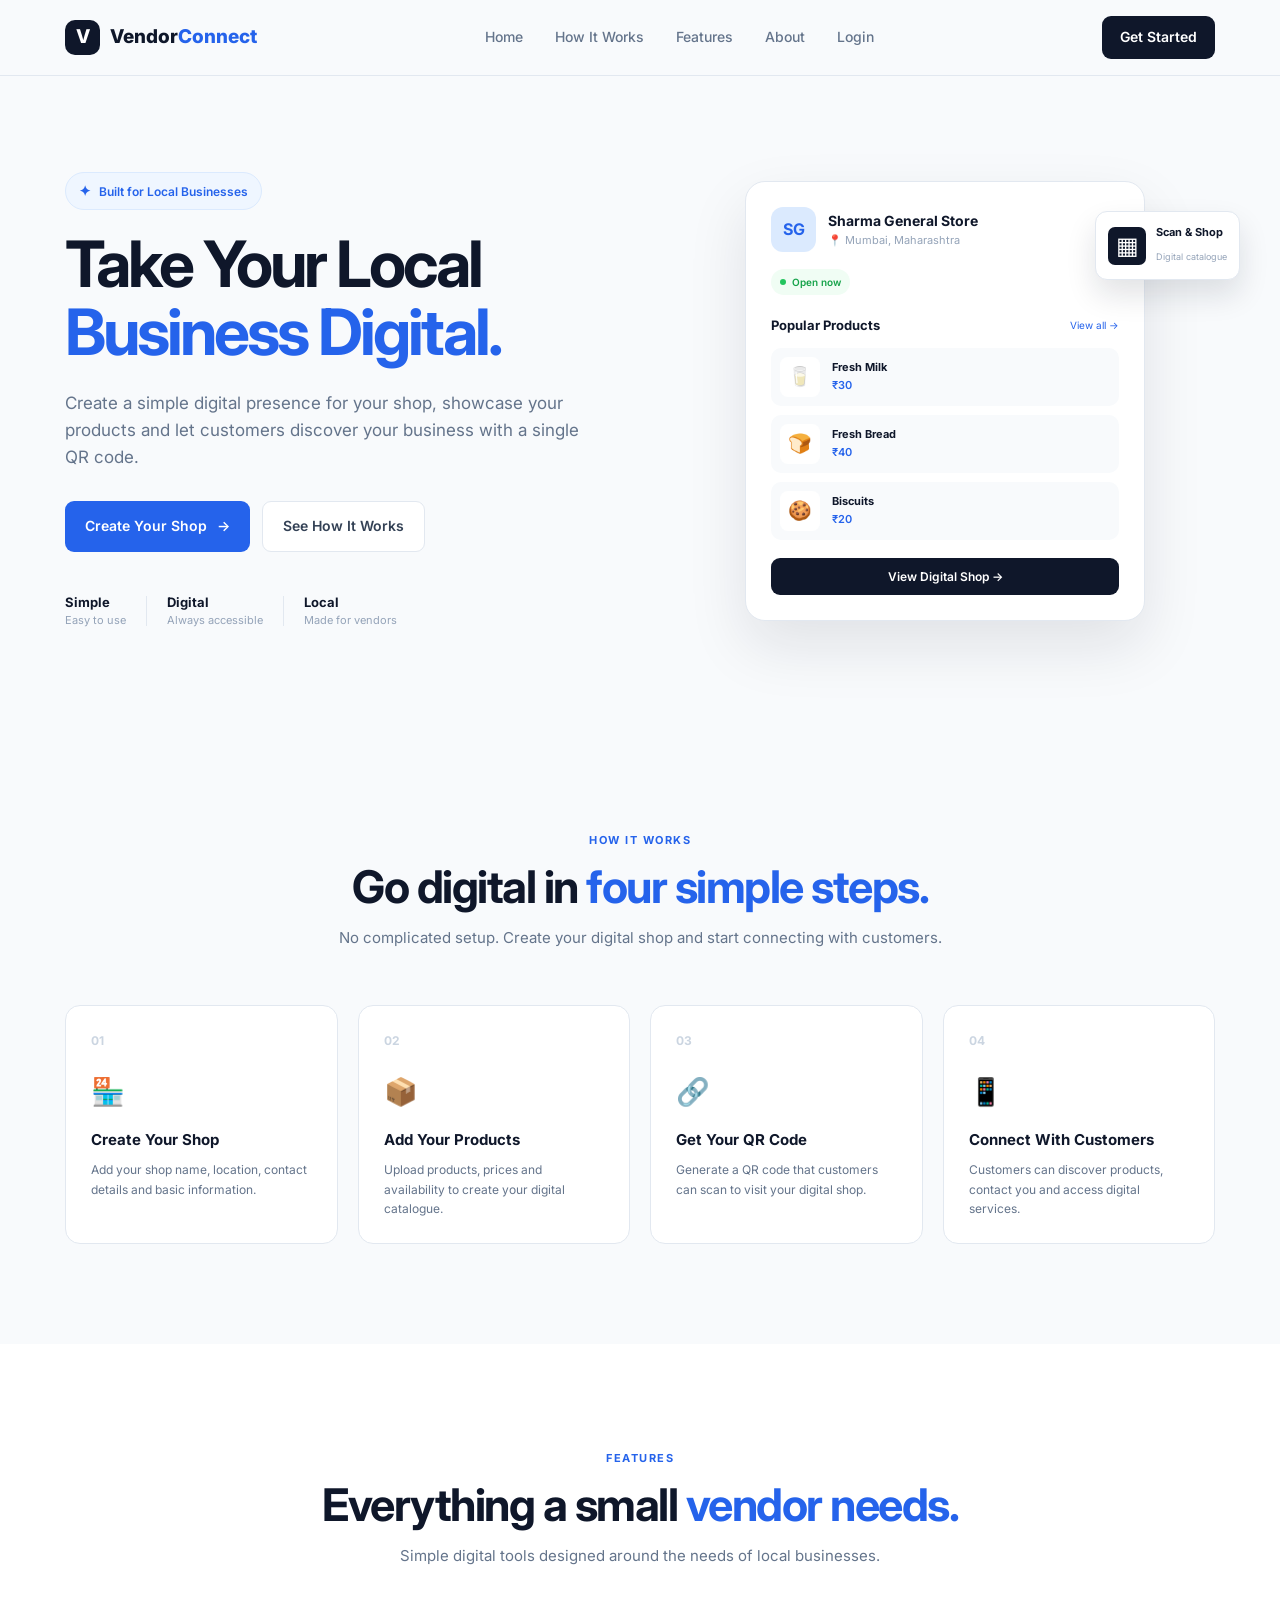
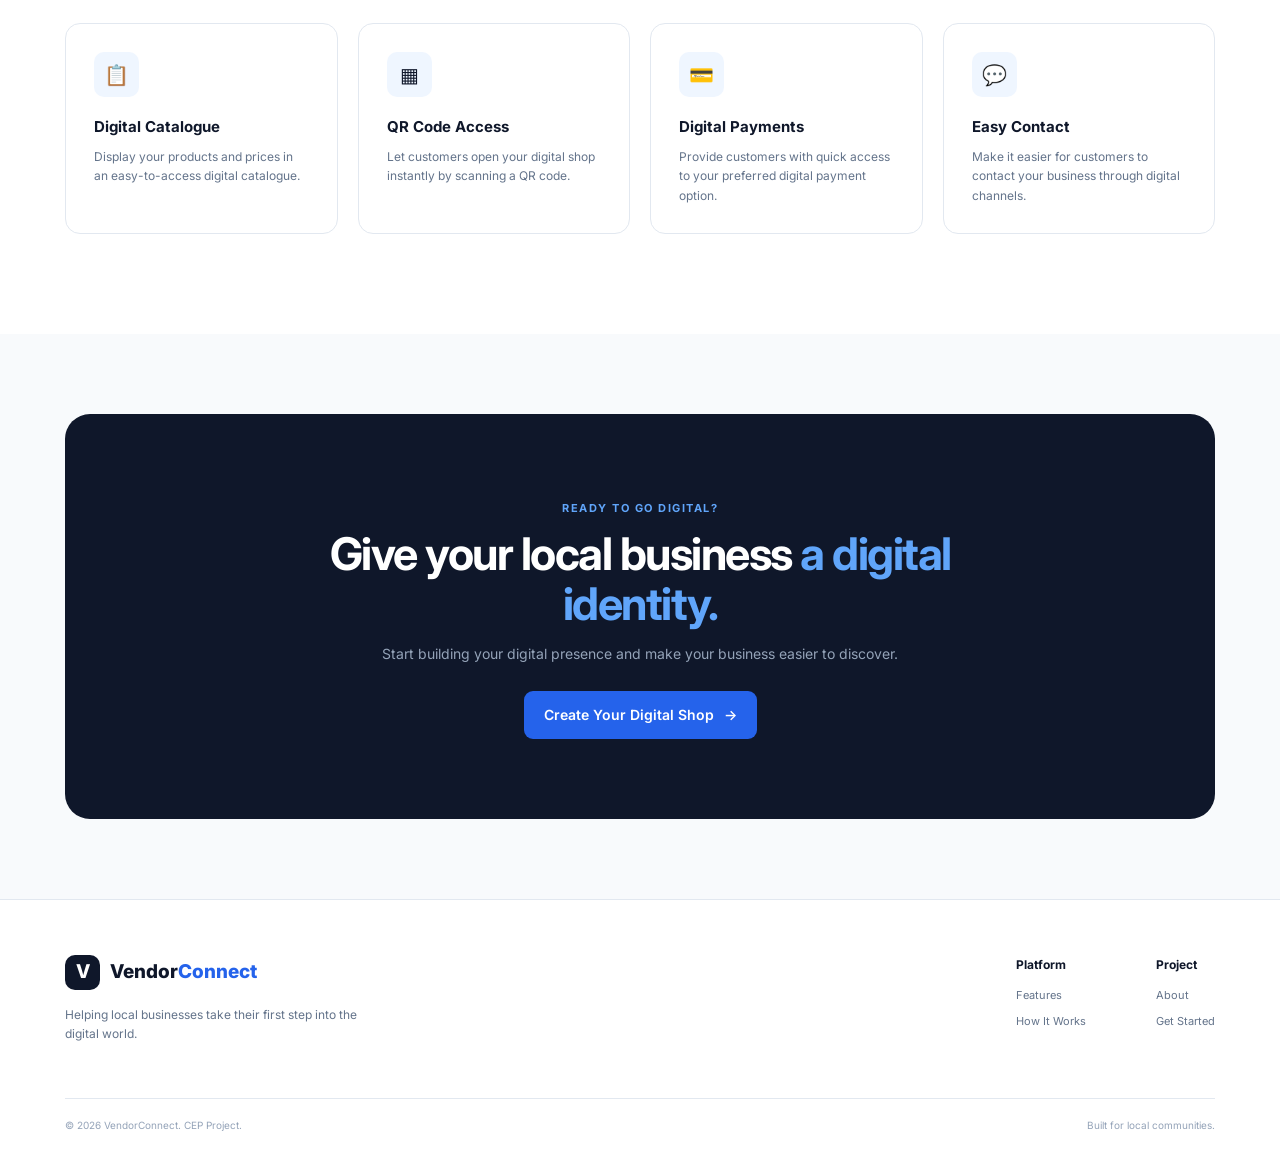
<file: VendorConnect/public/index.html>
<!DOCTYPE html>
<html lang="en">
<head>
    <meta charset="UTF-8">
    <meta name="viewport" content="width=device-width, initial-scale=1.0">

    <title>VendorConnect | Go Digital</title>

    <!-- Google Font -->
    <link rel="preconnect" href="https://fonts.googleapis.com">
    <link rel="preconnect" href="https://fonts.gstatic.com" crossorigin>
    <link href="https://fonts.googleapis.com/css2?family=Inter:wght@400;500;600;700;800&display=swap" rel="stylesheet">

    <!-- CSS -->
    <link rel="stylesheet" href="style.css">
</head>

<body>

    <!-- ================= NAVBAR ================= -->

    <header class="navbar">
        <div class="nav-container">

            <a href="#" class="logo">
                <span class="logo-icon">V</span>
                <span>Vendor<span class="logo-highlight">Connect</span></span>
            </a>

            <nav class="nav-links" id="navLinks">
                <a href="#home">Home</a>
                <a href="#how-it-works">How It Works</a>
                <a href="#features">Features</a>
                <a href="#about">About</a>
                <a href="login.html">Login</a>
            </nav>

            <a href="#get-started" class="nav-button">
                Get Started
            </a>

            <!-- Mobile menu button -->
            <button class="menu-button" id="menuButton">
                ☰
            </button>

        </div>
    </header>


    <!-- ================= HERO ================= -->

    <main>

        <section class="hero" id="home">

            <div class="hero-content">

                <div class="hero-badge">
                    <span>✦</span>
                    Built for Local Businesses
                </div>

                <h1>
                    Take Your Local
                    <span>Business Digital.</span>
                </h1>

                <p class="hero-description">
                    Create a simple digital presence for your shop,
                    showcase your products and let customers discover
                    your business with a single QR code.
                </p>

                <div class="hero-buttons">
                    <a href="register.html" class="primary-button">
                       Create Your Shop
                       <span>→</span>
                    </a>

                    <a href="#how-it-works" class="secondary-button">
                        See How It Works
                    </a>
                </div>

                <div class="hero-trust">
                    <div class="trust-item">
                        <strong>Simple</strong>
                        <span>Easy to use</span>
                    </div>

                    <div class="trust-divider"></div>

                    <div class="trust-item">
                        <strong>Digital</strong>
                        <span>Always accessible</span>
                    </div>

                    <div class="trust-divider"></div>

                    <div class="trust-item">
                        <strong>Local</strong>
                        <span>Made for vendors</span>
                    </div>
                </div>

            </div>


            <!-- Digital shop preview -->

            <div class="hero-visual">

                <div class="floating-card qr-card">
                    <div class="mini-qr">
                        <span>▦</span>
                    </div>

                    <div>
                        <strong>Scan & Shop</strong>
                        <small>Digital catalogue</small>
                    </div>
                </div>


                <div class="shop-card">

                    <div class="shop-header">
                        <div class="shop-avatar">
                            SG
                        </div>

                        <div>
                            <h3>Sharma General Store</h3>
                            <p>📍 Mumbai, Maharashtra</p>
                        </div>

                        <span class="verified">✓</span>
                    </div>


                    <div class="shop-status">
                        <span class="status-dot"></span>
                        Open now
                    </div>


                    <div class="shop-section-title">
                        <h4>Popular Products</h4>
                        <span>View all →</span>
                    </div>


                    <div class="products">

                        <div class="product">
                            <div class="product-image">🥛</div>

                            <div class="product-info">
                                <strong>Fresh Milk</strong>
                                <span>₹30</span>
                            </div>
                        </div>

                        <div class="product">
                            <div class="product-image">🍞</div>

                            <div class="product-info">
                                <strong>Fresh Bread</strong>
                                <span>₹40</span>
                            </div>
                        </div>

                        <div class="product">
                            <div class="product-image">🍪</div>

                            <div class="product-info">
                                <strong>Biscuits</strong>
                                <span>₹20</span>
                            </div>
                        </div>

                    </div>


                    <button class="shop-button">
                        View Digital Shop
                        <span>→</span>
                    </button>

                </div>

            </div>

        </section>


        <!-- ================= HOW IT WORKS ================= -->

        <section class="how-section" id="how-it-works">

            <div class="section-heading">

                <div class="section-label">
                    HOW IT WORKS
                </div>

                <h2>
                    Go digital in
                    <span>four simple steps.</span>
                </h2>

                <p>
                    No complicated setup. Create your digital shop
                    and start connecting with customers.
                </p>

            </div>


            <div class="steps">

                <div class="step">
                    <div class="step-number">01</div>

                    <div class="step-icon">🏪</div>

                    <h3>Create Your Shop</h3>

                    <p>
                        Add your shop name, location,
                        contact details and basic information.
                    </p>
                </div>


                <div class="step">
                    <div class="step-number">02</div>

                    <div class="step-icon">📦</div>

                    <h3>Add Your Products</h3>

                    <p>
                        Upload products, prices and availability
                        to create your digital catalogue.
                    </p>
                </div>


                <div class="step">
                    <div class="step-number">03</div>

                    <div class="step-icon">🔗</div>

                    <h3>Get Your QR Code</h3>

                    <p>
                        Generate a QR code that customers
                        can scan to visit your digital shop.
                    </p>
                </div>


                <div class="step">
                    <div class="step-number">04</div>

                    <div class="step-icon">📱</div>

                    <h3>Connect With Customers</h3>

                    <p>
                        Customers can discover products,
                        contact you and access digital services.
                    </p>
                </div>

            </div>

        </section>


        <!-- ================= FEATURES ================= -->

        <section class="features-section" id="features">

            <div class="section-heading">

                <div class="section-label">
                    FEATURES
                </div>

                <h2>
                    Everything a small
                    <span>vendor needs.</span>
                </h2>

                <p>
                    Simple digital tools designed around
                    the needs of local businesses.
                </p>

            </div>


            <div class="features-grid">

                <div class="feature-card">
                    <div class="feature-icon">📋</div>

                    <h3>Digital Catalogue</h3>

                    <p>
                        Display your products and prices
                        in an easy-to-access digital catalogue.
                    </p>
                </div>


                <div class="feature-card">
                    <div class="feature-icon">▦</div>

                    <h3>QR Code Access</h3>

                    <p>
                        Let customers open your digital shop
                        instantly by scanning a QR code.
                    </p>
                </div>


                <div class="feature-card">
                    <div class="feature-icon">💳</div>

                    <h3>Digital Payments</h3>

                    <p>
                        Provide customers with quick access
                        to your preferred digital payment option.
                    </p>
                </div>


                <div class="feature-card">
                    <div class="feature-icon">💬</div>

                    <h3>Easy Contact</h3>

                    <p>
                        Make it easier for customers to contact
                        your business through digital channels.
                    </p>
                </div>

            </div>

        </section>


        <!-- ================= CTA ================= -->

        <section class="cta-section" id="get-started">

            <div class="cta-content">

                <div class="section-label">
                    READY TO GO DIGITAL?
                </div>

                <h2>
                    Give your local business
                    <span>a digital identity.</span>
                </h2>

                <p>
                    Start building your digital presence
                    and make your business easier to discover.
                </p>

                <a href="register.html" class="primary-button cta-button">
                     Create Your Digital Shop
                     <span>→</span>
                 </a>

            </div>

        </section>

    </main>


    <!-- ================= FOOTER ================= -->

    <footer id="about">

        <div class="footer-container">

            <div class="footer-brand">

                <a href="#" class="logo">
                    <span class="logo-icon">V</span>
                    <span>Vendor<span class="logo-highlight">Connect</span></span>
                </a>

                <p>
                    Helping local businesses take
                    their first step into the digital world.
                </p>

            </div>


            <div class="footer-links">

                <div>
                    <h4>Platform</h4>
                    <a href="#features">Features</a>
                    <a href="#how-it-works">How It Works</a>
                </div>

                <div>
                    <h4>Project</h4>
                    <a href="#about">About</a>
                    <a href="#get-started">Get Started</a>
                </div>

            </div>

        </div>


        <div class="footer-bottom">
            <p>
                © 2026 VendorConnect. CEP Project.
            </p>

            <p>
                Built for local communities.
            </p>
        </div>

    </footer>


    <!-- JavaScript -->
    <script src="script.js"></script>

</body>
</html>
</file>
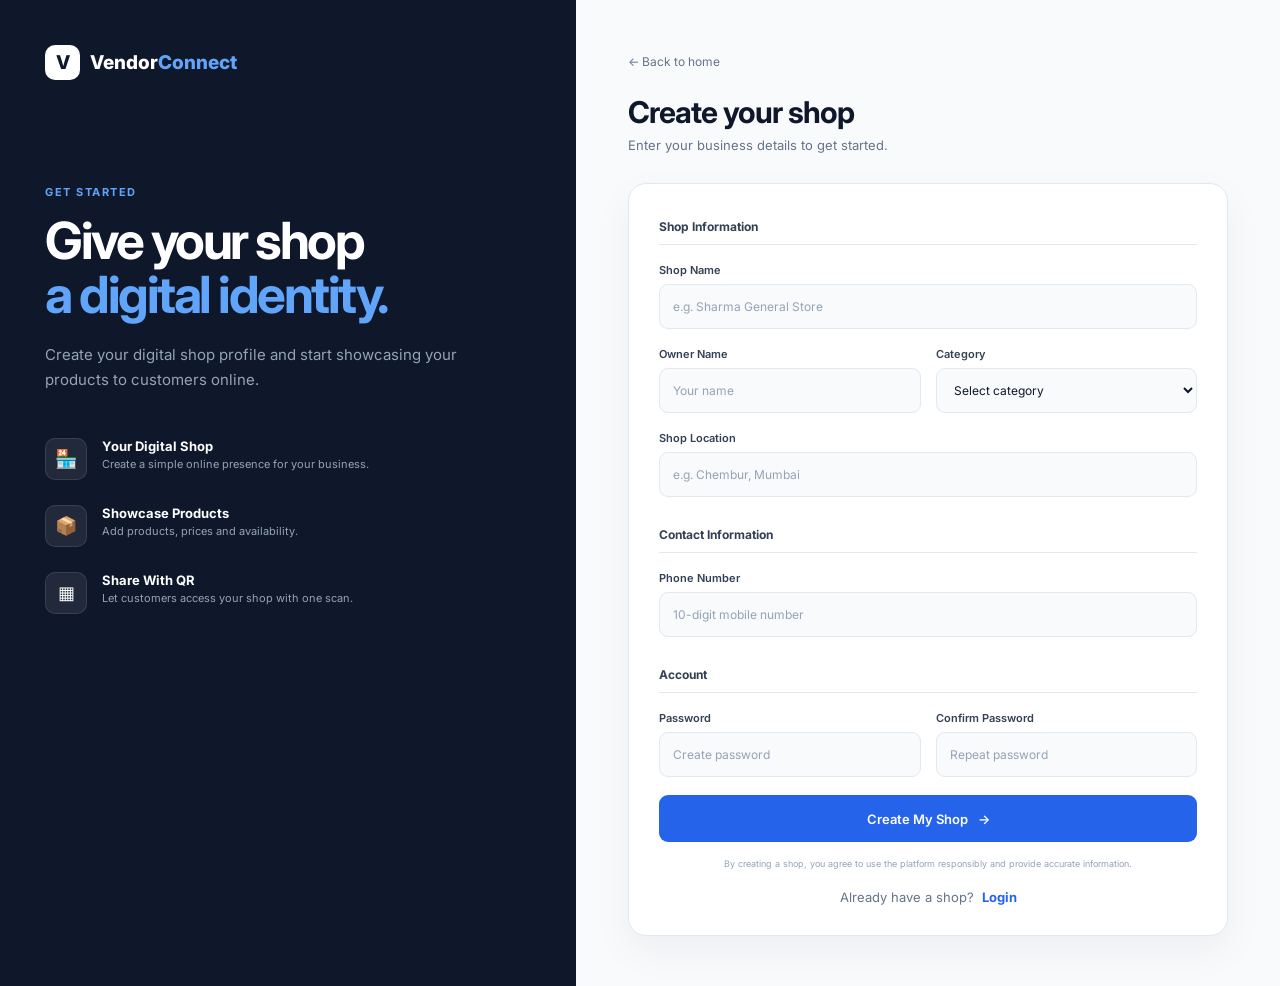
<file: VendorConnect/public/dashboard.html>
<!DOCTYPE html>
<html lang="en">

<head>

    <meta charset="UTF-8">

    <meta
        name="viewport"
        content="width=device-width, initial-scale=1.0"
    >

    <title>Dashboard | VendorConnect</title>

    <link rel="preconnect" href="https://fonts.googleapis.com">

    <link
        rel="preconnect"
        href="https://fonts.gstatic.com"
        crossorigin
    >

    <link
        href="https://fonts.googleapis.com/css2?family=Inter:wght@400;500;600;700;800&display=swap"
        rel="stylesheet"
    >

    <link
        rel="stylesheet"
        href="dashboard.css"
    >

</head>


<body>


    <!-- =================================
         DASHBOARD
    ================================== -->

    <div class="dashboard">


        <!-- =================================
             SIDEBAR
        ================================== -->

        <aside class="sidebar">


            <!-- LOGO -->

            <a
                href="index.html"
                class="logo"
            >

                <span class="logo-icon">
                    V
                </span>

                <span>
                    Vendor<span class="logo-highlight">Connect</span>
                </span>

            </a>


            <!-- NAVIGATION -->

            <nav class="sidebar-nav">


                <p class="nav-title">
                    MENU
                </p>


                <!-- Dashboard -->

                <a
                    href="dashboard.html"
                    class="nav-item active"
                >

                    <span>
                        ▦
                    </span>

                    Dashboard

                </a>


                <!-- My Shop -->

                <a
                    href="#"
                    class="nav-item"
                    id="myShopLink"
                >

                    <span>
                        🏪
                    </span>

                    My Shop

                </a>


                <!-- Products -->

                <a
                    href="products.html"
                    class="nav-item"
                >

                    <span>
                        📦
                    </span>

                    Products

                </a>


                <!-- QR -->

                <a
                    href="qr.html"
                    class="nav-item"
                    id="qrLink"
                >

                    <span>
                        ▣
                    </span>

                    QR Code

                </a>


                <p class="nav-title second-title">
                    ACCOUNT
                </p>


                <!-- Settings -->

                <a
                    href="#"
                    class="nav-item"
                    id="settingsLink"
                >

                    <span>
                        ⚙
                    </span>

                    Settings

                </a>


                <!-- Logout -->

                <a
                    href="index.html"
                    class="nav-item logout"
                >

                    <span>
                        ↪
                    </span>

                    Logout

                </a>


            </nav>

        </aside>



        <!-- =================================
             MAIN CONTENT
        ================================== -->

        <main class="dashboard-main">


            <!-- =================================
                 TOP BAR
            ================================== -->

            <header class="topbar">


                <div>

                    <p class="page-label">
                        VENDOR DASHBOARD
                    </p>

                    <h1>
                        Dashboard
                    </h1>

                </div>


                <!-- PROFILE -->

                <div class="profile">


                    <div
                        class="profile-avatar"
                        id="profileAvatar"
                    >
                        V
                    </div>


                    <div class="profile-info">

                        <strong id="ownerName">
                            Vendor
                        </strong>

                        <span>
                            Shop Owner
                        </span>

                    </div>

                </div>

            </header>



            <!-- =================================
                 WELCOME SECTION
            ================================== -->

            <section class="welcome-section">


                <div>

                    <p class="welcome-small">
                        Welcome back 👋
                    </p>


                    <h2 id="welcomeMessage">
                        Your shop is ready to go.
                    </h2>


                    <p>
                        Manage your digital shop,
                        products and customer presence
                        from here.
                    </p>

                </div>


                <!-- VIEW SHOP -->

                <a
                    href="#"
                    class="primary-button"
                >

                    View My Shop →

                </a>

            </section>



            <!-- =================================
                 STAT CARDS
            ================================== -->

            <section class="stats-grid">


                <!-- PRODUCTS -->

                <div class="stat-card">

                    <div class="stat-icon">
                        📦
                    </div>


                    <div>

                        <span>
                            Total Products
                        </span>


                        <strong id="productCount">
                            0
                        </strong>

                    </div>

                </div>



                <!-- SHOP VIEWS -->

                <div class="stat-card">

                    <div class="stat-icon">
                        👁
                    </div>


                    <div>

                        <span>
                            Shop Views
                        </span>


                        <strong id="shopViews">
                            0
                        </strong>

                    </div>

                </div>



                <!-- SHOP STATUS -->

                <div class="stat-card">

                    <div class="stat-icon">
                        ●
                    </div>


                    <div>

                        <span>
                            Shop Status
                        </span>


                        <strong class="status">
                            Active
                        </strong>

                    </div>

                </div>

            </section>



            <!-- =================================
                 SHOP OVERVIEW
            ================================== -->

            <section class="content-section">


                <div class="section-header">


                    <div>

                        <p class="section-label">
                            YOUR BUSINESS
                        </p>


                        <h2>
                            Shop Overview
                        </h2>

                    </div>


                    <a
                        href="#"
                        class="edit-link"
                        id="editShopLink"
                    >
                        Edit Shop →
                    </a>

                </div>



                <!-- SHOP CARD -->

                <div class="shop-overview">


                    <!-- SHOP AVATAR -->

                    <div
                        class="shop-avatar"
                        id="shopAvatar"
                    >
                        V
                    </div>



                    <!-- SHOP DETAILS -->

                    <div class="shop-details">


                        <h3 id="shopName">
                            Your Shop
                        </h3>


                        <p id="shopCategory">
                            Business Category
                        </p>


                        <p id="shopLocation">
                            📍 Your Location
                        </p>

                    </div>



                    <!-- STATUS -->

                    <div class="shop-status">

                        <span class="status-dot"></span>

                        Active

                    </div>

                </div>

            </section>



            <!-- =================================
                 QUICK ACTIONS
            ================================== -->

            <section class="content-section">


                <div class="section-header">


                    <div>

                        <p class="section-label">
                            GET STARTED
                        </p>


                        <h2>
                            Quick Actions
                        </h2>

                    </div>

                </div>



                <div class="actions-grid">


                    <!-- =================================
                         ADD PRODUCTS
                    ================================== -->

                    <a
                        href="products.html"
                        class="action-card"
                    >


                        <div class="action-icon">
                            📦
                        </div>


                        <div>

                            <h3>
                                Add Products
                            </h3>


                            <p>
                                Add products and prices
                                to your digital catalogue.
                            </p>

                        </div>


                        <span class="action-arrow">
                            →
                        </span>

                    </a>



                    <!-- =================================
                         QR CODE
                    ================================== -->

                    <a
                        href="qr.html"
                        class="action-card"
                        id="qrAction"
                    >


                        <div class="action-icon">
                            ▣
                        </div>


                        <div>

                            <h3>
                                Generate QR Code
                            </h3>


                            <p>
                                Create a QR code for
                                customers to scan.
                            </p>

                        </div>


                        <span class="action-arrow">
                            →
                        </span>

                    </a>



                    <!-- =================================
                         CUSTOMIZE SHOP
                    ================================== -->

                    <a
                        href="#"
                        class="action-card"
                        id="customizeAction"
                    >


                        <div class="action-icon">
                            🏪
                        </div>


                        <div>

                            <h3>
                                Customize Shop
                            </h3>


                            <p>
                                Update your shop information
                                and appearance.
                            </p>

                        </div>


                        <span class="action-arrow">
                            →
                        </span>

                    </a>

                </div>

            </section>


        </main>

    </div>



    <!-- =================================
         JAVASCRIPT
    ================================== -->

    <script src="dashboard.js"></script>


</body>

</html>
</file>
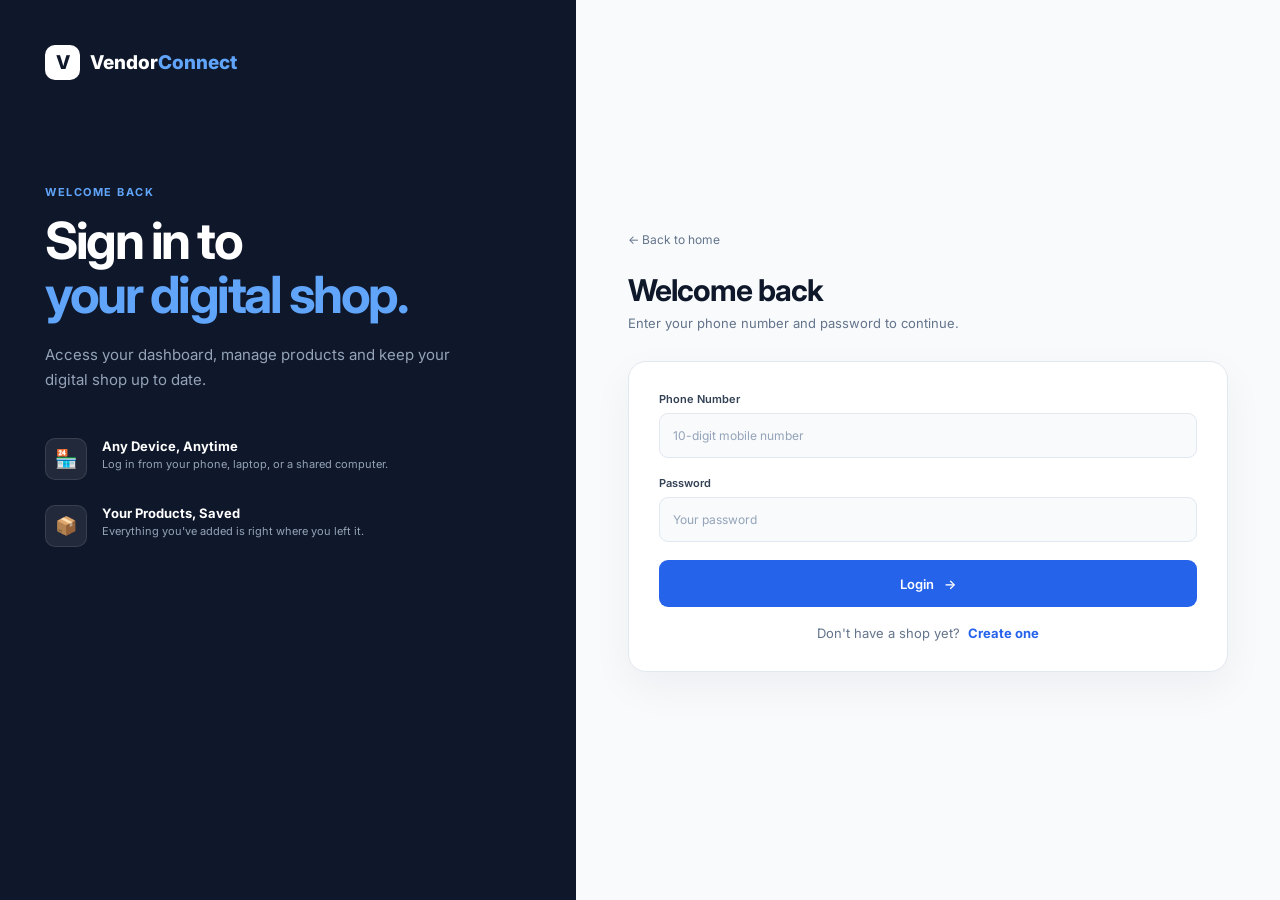
<file: VendorConnect/public/login.html>
<!DOCTYPE html>
<html lang="en">
<head>
    <meta charset="UTF-8">
    <meta name="viewport" content="width=device-width, initial-scale=1.0">

    <title>Login | VendorConnect</title>

    <link rel="preconnect" href="https://fonts.googleapis.com">
    <link rel="preconnect" href="https://fonts.gstatic.com" crossorigin>
    <link href="https://fonts.googleapis.com/css2?family=Inter:wght@400;500;600;700;800&display=swap" rel="stylesheet">

    <link rel="stylesheet" href="register.css">
</head>

<body>

    <main class="register-page">

        <!-- Left side -->
        <section class="register-info">

            <a href="index.html" class="logo">
                <span class="logo-icon">V</span>
                <span>Vendor<span class="logo-highlight">Connect</span></span>
            </a>

            <div class="info-content">

                <div class="section-label">
                    WELCOME BACK
                </div>

                <h1>
                    Sign in to
                    <span>your digital shop.</span>
                </h1>

                <p>
                    Access your dashboard, manage products and
                    keep your digital shop up to date.
                </p>

                <div class="benefits">

                    <div class="benefit">
                        <div class="benefit-icon">🏪</div>
                        <div>
                            <strong>Any Device, Anytime</strong>
                            <p>Log in from your phone, laptop, or a shared computer.</p>
                        </div>
                    </div>

                    <div class="benefit">
                        <div class="benefit-icon">📦</div>
                        <div>
                            <strong>Your Products, Saved</strong>
                            <p>Everything you've added is right where you left it.</p>
                        </div>
                    </div>

                </div>

            </div>

        </section>


        <!-- Right side -->
        <section class="register-form-section">

            <div class="form-container">

                <div class="form-heading">

                    <a href="index.html" class="back-link">
                        ← Back to home
                    </a>

                    <h2>Welcome back</h2>

                    <p>
                        Enter your phone number and password to continue.
                    </p>

                </div>


                <form id="loginForm">

                    <div class="input-group">
                        <label for="phone">Phone Number</label>

                        <input
                            type="tel"
                            id="phone"
                            name="phone"
                            placeholder="10-digit mobile number"
                            maxlength="10"
                            required
                        >
                    </div>


                    <div class="input-group">
                        <label for="password">Password</label>

                        <input
                            type="password"
                            id="password"
                            name="password"
                            placeholder="Your password"
                            required
                        >
                    </div>


                    <div id="formMessage" class="form-message"></div>


                    <button type="submit" class="submit-button">
                        Login
                        <span>→</span>
                    </button>


                    <p class="auth-switch">
                        Don't have a shop yet?
                        <a href="register.html">
                            Create one
                        </a>
                    </p>

                </form>

            </div>

        </section>

    </main>


    <script src="login.js"></script>

</body>
</html>
</file>
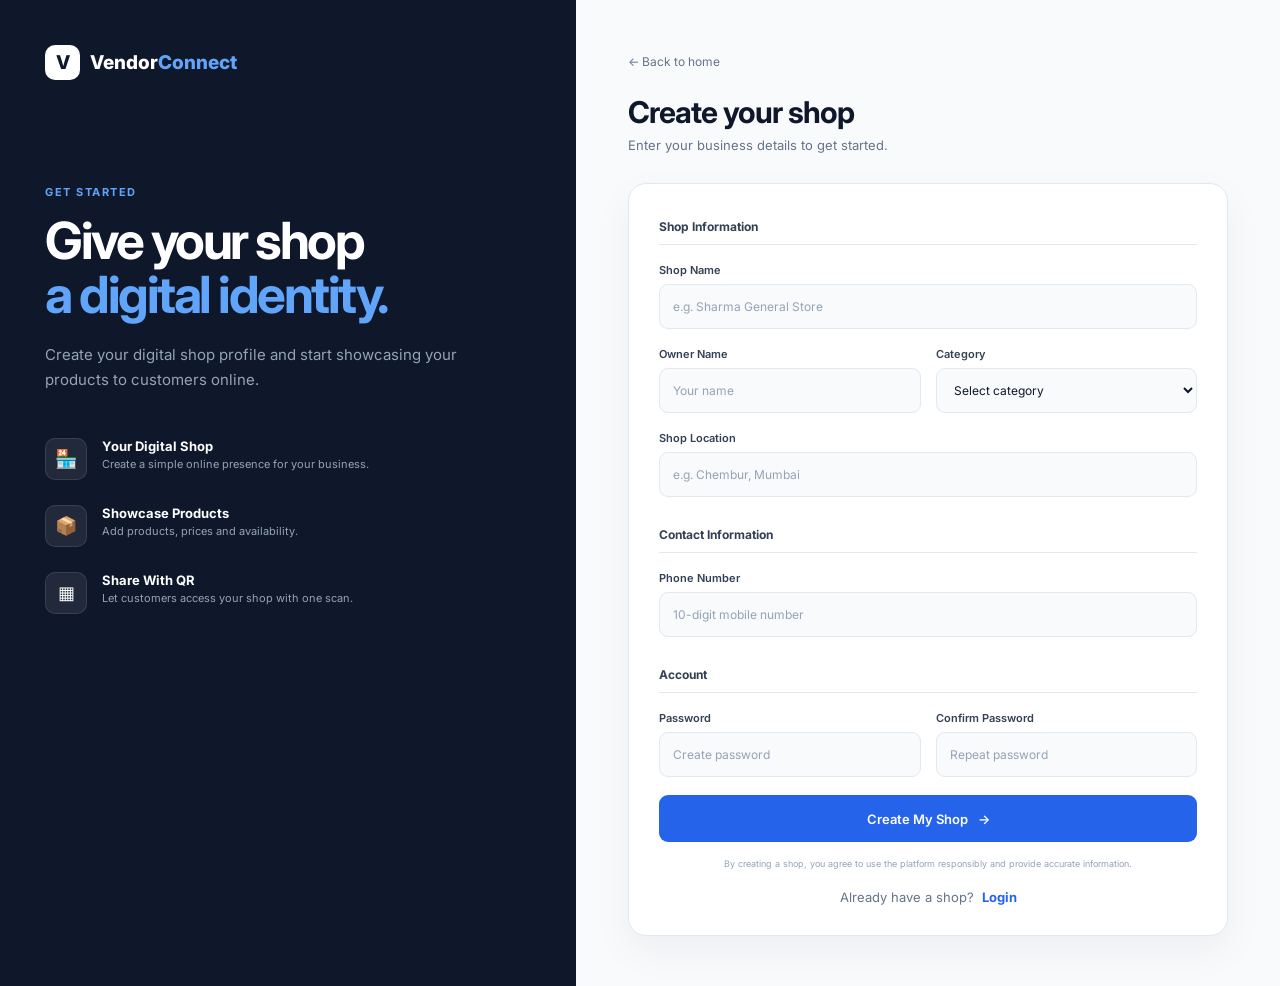
<file: VendorConnect/public/products.html>
<!DOCTYPE html>
<html lang="en">

<head>
    <meta charset="UTF-8">
    <meta name="viewport" content="width=device-width, initial-scale=1.0">

    <title>Products | VendorConnect</title>

    <link rel="preconnect" href="https://fonts.googleapis.com">
    <link rel="preconnect" href="https://fonts.gstatic.com" crossorigin>

    <link
        href="https://fonts.googleapis.com/css2?family=Inter:wght@400;500;600;700;800&display=swap"
        rel="stylesheet"
    >

    <link rel="stylesheet" href="products.css">

</head>
<body>

    <!-- =========================
         TOAST NOTIFICATION
    ========================== -->

    <div id="toast" class="toast"></div>


    <div class="products-page">

        <!-- =========================
             SIDEBAR
        ========================== -->

        <aside class="sidebar">

            <a href="index.html" class="logo">
                <span class="logo-icon">V</span>

                <span>
                    Vendor<span class="logo-highlight">Connect</span>
                </span>
            </a>


            <nav class="sidebar-nav">

                <p class="nav-title">MENU</p>

                <a href="dashboard.html" class="nav-item">
                    <span>▦</span>
                    Dashboard
                </a>

                <a href="#" class="nav-item" id="myShopLink">
                    <span>🏪</span>
                    My Shop
                </a>

                <a href="products.html" class="nav-item active">
                    <span>📦</span>
                    Products
                </a>

                <a href="qr.html" class="nav-item">
                    <span>▣</span>
                    QR Code
                </a>


                <p class="nav-title second-title">ACCOUNT</p>

                <a href="settings.html" class="nav-item">
                    <span>⚙</span>
                    Settings
                </a>

                <a href="index.html" class="nav-item logout">
                    <span>↪</span>
                    Logout
                </a>

            </nav>

        </aside>


        <!-- =========================
             MAIN CONTENT
        ========================== -->

        <main class="products-main">


            <!-- Header -->

            <header class="page-header">

                <div>

                    <p class="page-label">
                        PRODUCT MANAGEMENT
                    </p>

                    <h1>
                        Products
                    </h1>

                    <p class="page-description">
                        Manage the products displayed in your digital shop.
                    </p>

                </div>


                <button
                    class="add-product-button"
                    id="addProductButton"
                >
                    + Add Product
                </button>

            </header>


            <!-- =========================
                 ADD PRODUCT FORM
            ========================== -->

            <section
                class="product-form-card"
                id="productFormCard"
            >

                <div class="form-header">

                    <div>

                        <p class="section-label">
                            NEW PRODUCT
                        </p>

                        <h2>
                            Add a Product
                        </h2>

                    </div>

                    <button
                        class="close-button"
                        id="closeFormButton"
                        type="button"
                    >
                        ×
                    </button>

                </div>


                <form id="productForm">


                    <!-- Product name -->

                    <div class="input-group">

                        <label for="productName">
                            Product Name
                        </label>

                        <input
                            type="text"
                            id="productName"
                            placeholder="e.g. Fresh Milk"
                            required
                        >

                    </div>


                    <!-- Price + Category -->

                    <div class="input-row">

                        <div class="input-group">

                            <label for="productPrice">
                                Price (₹)
                            </label>

                            <input
                                type="number"
                                id="productPrice"
                                placeholder="e.g. 30"
                                min="0"
                                required
                            >

                        </div>


                        <div class="input-group">

                            <label for="productCategory">
                                Category
                            </label>

                            <select
                                id="productCategory"
                                required
                            >

                                <option
                                    value=""
                                    disabled
                                    selected
                                >
                                    Select category
                                </option>

                                <option value="grocery">
                                    Grocery
                                </option>

                                <option value="dairy">
                                    Dairy
                                </option>

                                <option value="bakery">
                                    Bakery
                                </option>

                                <option value="beverages">
                                    Beverages
                                </option>

                                <option value="snacks">
                                    Snacks
                                </option>

                                <option value="other">
                                    Other
                                </option>

                            </select>

                        </div>

                    </div>


                    <!-- Description -->

                    <div class="input-group">

                        <label for="productDescription">
                            Description
                            <span>(Optional)</span>
                        </label>

                        <textarea
                            id="productDescription"
                            placeholder="Short description of the product..."
                            rows="3"
                        ></textarea>

                    </div>


                    <!-- Picture -->

                    <div class="input-group">

                        <label for="productImage">
                            Picture
                            <span>(Optional)</span>
                        </label>

                        <div class="image-upload">

                            <div class="image-preview" id="imagePreview">
                                📷
                            </div>

                            <div class="image-upload-actions">

                                <input
                                    type="file"
                                    id="productImage"
                                    accept="image/jpeg,image/png,image/webp"
                                >

                                <button
                                    type="button"
                                    class="remove-image-button"
                                    id="removeImageButton"
                                    style="display:none;"
                                >
                                    Remove picture
                                </button>

                            </div>

                        </div>

                    </div>


                    <!-- Availability -->

                    <div class="availability-group">

                        <input
                            type="checkbox"
                            id="productAvailable"
                            checked
                        >

                        <label for="productAvailable">
                            Product is currently available
                        </label>

                    </div>


                    <div
                        id="productFormMessage"
                        class="form-message"
                    ></div>


                    <button
                        type="submit"
                        class="save-product-button"
                    >
                        Save Product
                    </button>

                </form>

            </section>


            <!-- =========================
                 PRODUCT LIST
            ========================== -->

            <section class="products-section">

                <div class="section-header">

                    <div>

                        <p class="section-label">
                            YOUR CATALOGUE
                        </p>

                        <h2>
                            Your Products
                        </h2>

                    </div>

                    <span
                        class="product-count"
                        id="productCount"
                    >
                        0 products
                    </span>

                </div>


                <!-- Empty state -->

                <div
                    class="empty-state"
                    id="emptyState"
                >

                    <div class="empty-icon">
                        📦
                    </div>

                    <h3>
                        No products yet
                    </h3>

                    <p>
                        Add your first product to start building
                        your digital catalogue.
                    </p>

                    <button
                        class="empty-add-button"
                        id="emptyAddButton"
                    >
                        + Add Your First Product
                    </button>

                </div>


                <!-- Products will be inserted here by JS -->

                <div
                    class="products-list"
                    id="productsList"
                ></div>

            </section>

        </main>

    </div>


    <script src="products.js"></script>

</body>

</html>
</file>
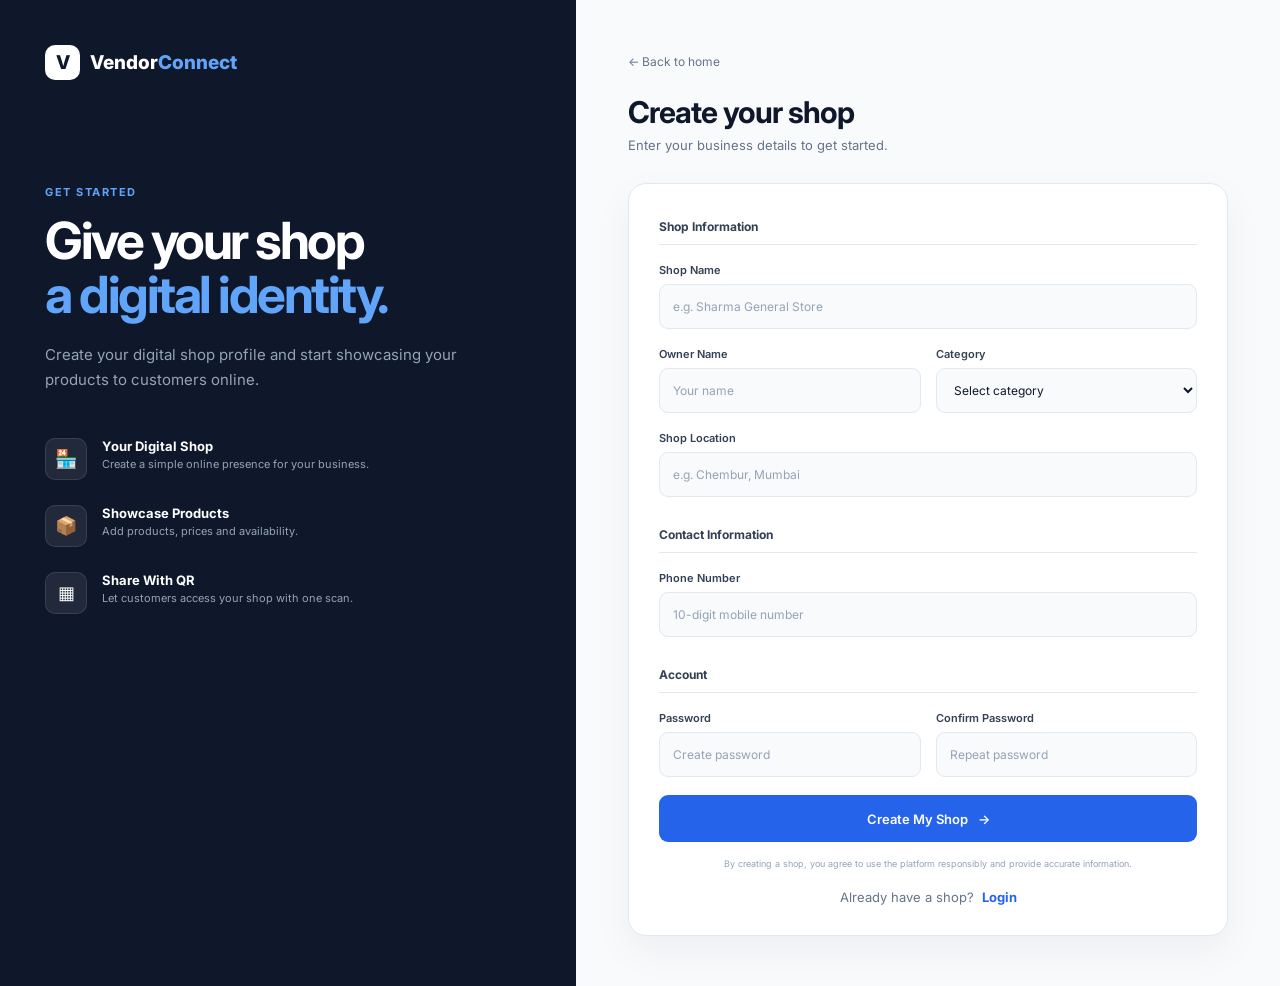
<file: VendorConnect/public/qr.html>
<!DOCTYPE html>
<html lang="en">

<head>

    <meta charset="UTF-8">

    <meta
        name="viewport"
        content="width=device-width, initial-scale=1.0"
    >

    <title>QR Code | VendorConnect</title>

    <link rel="preconnect" href="https://fonts.googleapis.com">

    <link
        rel="preconnect"
        href="https://fonts.gstatic.com"
        crossorigin
    >

    <link
        href="https://fonts.googleapis.com/css2?family=Inter:wght@400;500;600;700;800&display=swap"
        rel="stylesheet"
    >

    <link
        rel="stylesheet"
        href="dashboard.css"
    >

    <link
        rel="stylesheet"
        href="qr.css"
    >

</head>


<body>


    <!-- =================================
         DASHBOARD SHELL
    ================================== -->

    <div class="dashboard">


        <!-- =================================
             SIDEBAR
        ================================== -->

        <aside class="sidebar">


            <!-- LOGO -->

            <a
                href="index.html"
                class="logo"
            >

                <span class="logo-icon">
                    V
                </span>

                <span>
                    Vendor<span class="logo-highlight">Connect</span>
                </span>

            </a>


            <!-- NAVIGATION -->

            <nav class="sidebar-nav">


                <p class="nav-title">
                    MENU
                </p>


                <!-- Dashboard -->

                <a
                    href="dashboard.html"
                    class="nav-item"
                >

                    <span>
                        ▦
                    </span>

                    Dashboard

                </a>


                <!-- My Shop -->

                <a
                    href="#"
                    class="nav-item"
                    id="myShopLink"
                >

                    <span>
                        🏪
                    </span>

                    My Shop

                </a>


                <!-- Products -->

                <a
                    href="products.html"
                    class="nav-item"
                >

                    <span>
                        📦
                    </span>

                    Products

                </a>


                <!-- QR -->

                <a
                    href="qr.html"
                    class="nav-item active"
                >

                    <span>
                        ▣
                    </span>

                    QR Code

                </a>


                <p class="nav-title second-title">
                    ACCOUNT
                </p>


                <!-- Settings -->

                <a
                    href="#"
                    class="nav-item"
                    id="settingsLink"
                >

                    <span>
                        ⚙
                    </span>

                    Settings

                </a>


                <!-- Logout -->

                <a
                    href="index.html"
                    class="nav-item logout"
                >

                    <span>
                        ↪
                    </span>

                    Logout

                </a>


            </nav>

        </aside>



        <!-- =================================
             MAIN CONTENT
        ================================== -->

        <main class="dashboard-main">


            <!-- =================================
                 TOP BAR
            ================================== -->

            <header class="topbar">


                <div>

                    <p class="page-label">
                        SHARE YOUR SHOP
                    </p>

                    <h1>
                        QR Code
                    </h1>

                </div>


                <!-- PROFILE -->

                <div class="profile">


                    <div
                        class="profile-avatar"
                        id="profileAvatar"
                    >
                        V
                    </div>


                    <div class="profile-info">

                        <strong id="ownerName">
                            Vendor
                        </strong>

                        <span>
                            Shop Owner
                        </span>

                    </div>

                </div>

            </header>



            <!-- =================================
                 QR CARD
            ================================== -->

            <section class="content-section">


                <div class="section-header">


                    <div>

                        <p class="section-label">
                            SCAN & SHOP
                        </p>


                        <h2>
                            Your Shop QR Code
                        </h2>

                    </div>

                </div>



                <div class="qr-card">


                    <!-- QR IMAGE -->

                    <div class="qr-image-wrap">

                        <canvas id="qrCanvas"></canvas>

                    </div>



                    <!-- QR INFO -->

                    <div class="qr-info">


                        <h3 id="qrShopName">
                            Your Shop
                        </h3>


                        <p class="qr-description">
                            Customers can scan this code with their
                            phone camera to open your digital shop
                            instantly. Print it near your counter
                            or share it online.
                        </p>


                        <label class="qr-url-label">
                            Shop link
                        </label>

                        <div class="qr-url-box">

                            <input
                                type="text"
                                id="shopUrlInput"
                                readonly
                            >

                            <button
                                id="copyUrlButton"
                                type="button"
                            >
                                Copy
                            </button>

                        </div>


                        <div class="qr-actions">

                            <button
                                id="downloadQrButton"
                                class="primary-button"
                                type="button"
                            >
                                Download QR Code
                            </button>

                            <a
                                id="openShopLink"
                                href="#"
                                target="_blank"
                                class="secondary-link-button"
                            >
                                Preview Shop →
                            </a>

                        </div>


                        <div class="qr-note">

                            <span>ℹ</span>

                            <p>
                                Customers can scan this code from anywhere.
                                If you change your website address, download
                                a new QR code and replace the printed one.
                            </p>

                        </div>

                    </div>

                </div>

            </section>


        </main>

    </div>



    <!-- =================================
         QR CODE LIBRARY
    ================================== -->

    <script src="qrcode.min.js"></script>


    <!-- =================================
         PAGE SCRIPT
    ================================== -->

    <script src="qr.js"></script>


</body>

</html>
</file>
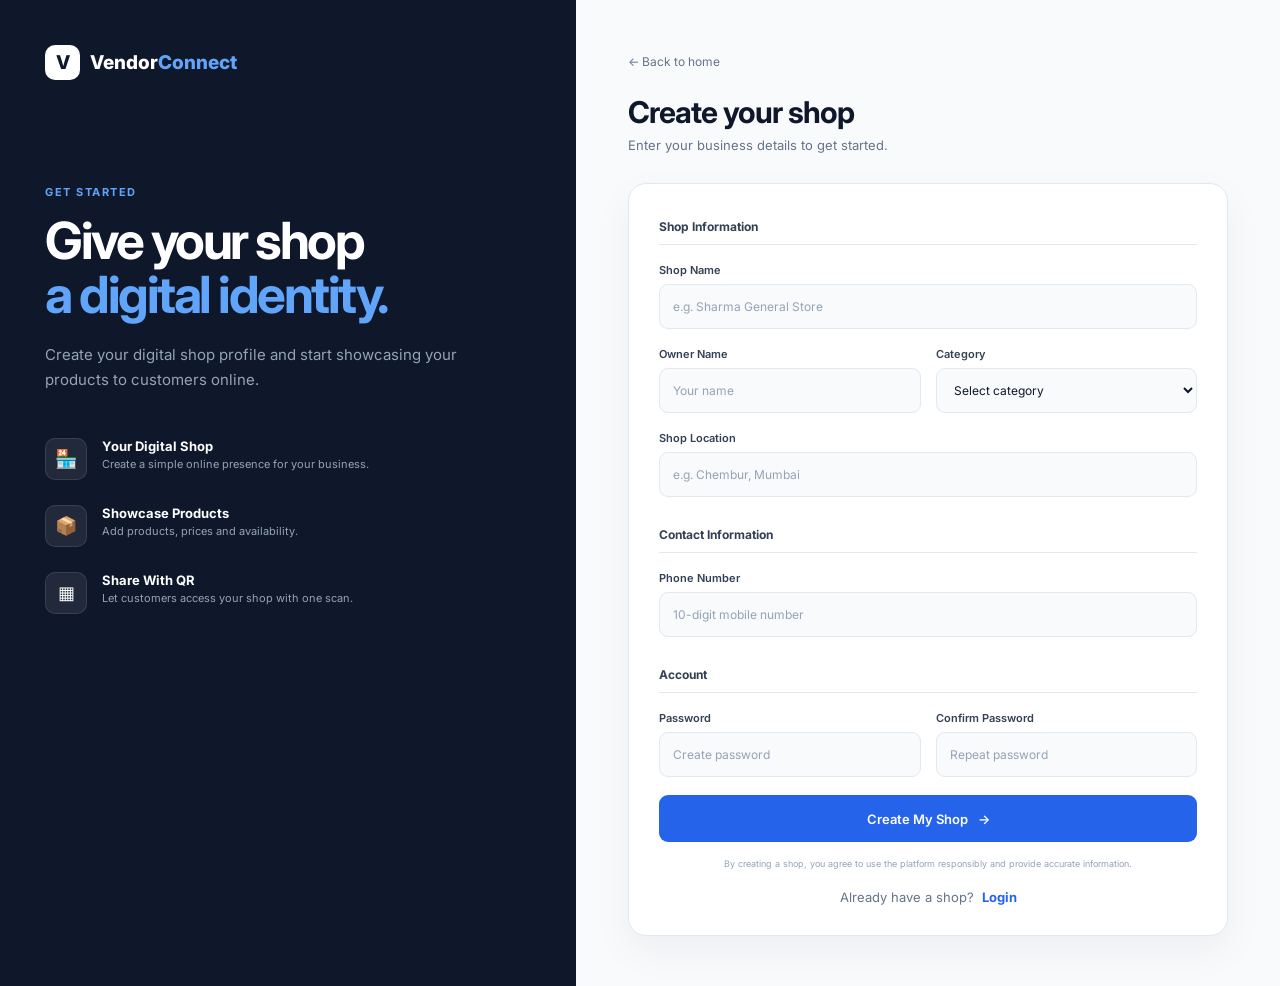
<file: VendorConnect/public/register.html>
<!DOCTYPE html>
<html lang="en">
<head>
    <meta charset="UTF-8">
    <meta name="viewport" content="width=device-width, initial-scale=1.0">

    <title>Create Your Shop | VendorConnect</title>

    <link rel="preconnect" href="https://fonts.googleapis.com">
    <link rel="preconnect" href="https://fonts.gstatic.com" crossorigin>
    <link href="https://fonts.googleapis.com/css2?family=Inter:wght@400;500;600;700;800&display=swap" rel="stylesheet">

    <link rel="stylesheet" href="register.css">
</head>

<body>

    <main class="register-page">

        <!-- Left side -->
        <section class="register-info">

            <a href="index.html" class="logo">
                <span class="logo-icon">V</span>
                <span>Vendor<span class="logo-highlight">Connect</span></span>
            </a>

            <div class="info-content">

                <div class="section-label">
                    GET STARTED
                </div>

                <h1>
                    Give your shop
                    <span>a digital identity.</span>
                </h1>

                <p>
                    Create your digital shop profile and start
                    showcasing your products to customers online.
                </p>

                <div class="benefits">

                    <div class="benefit">
                        <div class="benefit-icon">🏪</div>
                        <div>
                            <strong>Your Digital Shop</strong>
                            <p>Create a simple online presence for your business.</p>
                        </div>
                    </div>

                    <div class="benefit">
                        <div class="benefit-icon">📦</div>
                        <div>
                            <strong>Showcase Products</strong>
                            <p>Add products, prices and availability.</p>
                        </div>
                    </div>

                    <div class="benefit">
                        <div class="benefit-icon">▦</div>
                        <div>
                            <strong>Share With QR</strong>
                            <p>Let customers access your shop with one scan.</p>
                        </div>
                    </div>

                </div>

            </div>

        </section>


        <!-- Right side -->
        <section class="register-form-section">

            <div class="form-container">

                <div class="form-heading">

                    <a href="index.html" class="back-link">
                        ← Back to home
                    </a>

                    <h2>Create your shop</h2>

                    <p>
                        Enter your business details to get started.
                    </p>

                </div>


                <form id="registerForm">

                    <!-- Shop information -->

                    <div class="form-section-title">
                        Shop Information
                    </div>

                    <div class="input-group">
                        <label for="shopName">Shop Name</label>

                        <input
                            type="text"
                            id="shopName"
                            name="shopName"
                            placeholder="e.g. Sharma General Store"
                            required
                        >
                    </div>


                    <div class="input-row">

                        <div class="input-group">
                            <label for="ownerName">Owner Name</label>

                            <input
                                type="text"
                                id="ownerName"
                                name="ownerName"
                                placeholder="Your name"
                                required
                            >
                        </div>


                        <div class="input-group">
                            <label for="category">Category</label>

                            <select id="category" name="category" required>

                                <option value="" disabled selected>
                                    Select category
                                </option>

                                <option value="grocery">Grocery</option>
                                <option value="clothing">Clothing</option>
                                <option value="food">Food & Beverages</option>
                                <option value="electronics">Electronics</option>
                                <option value="stationery">Stationery</option>
                                <option value="other">Other</option>

                            </select>
                        </div>

                    </div>


                    <div class="input-group">
                        <label for="location">Shop Location</label>

                        <input
                            type="text"
                            id="location"
                            name="location"
                            placeholder="e.g. Chembur, Mumbai"
                            required
                        >
                    </div>


                    <!-- Contact information -->

                    <div class="form-section-title">
                        Contact Information
                    </div>

                    <div class="input-group">
                        <label for="phone">Phone Number</label>

                        <input
                            type="tel"
                            id="phone"
                            name="phone"
                            placeholder="10-digit mobile number"
                            maxlength="10"
                            required
                        >
                    </div>



                    <!-- Account -->

                    <div class="form-section-title">
                        Account
                    </div>

                    <div class="input-row">

                        <div class="input-group">
                            <label for="password">Password</label>

                            <input
                                type="password"
                                id="password"
                                name="password"
                                placeholder="Create password"
                                required
                            >
                        </div>


                        <div class="input-group">
                            <label for="confirmPassword">Confirm Password</label>

                            <input
                                type="password"
                                id="confirmPassword"
                                name="confirmPassword"
                                placeholder="Repeat password"
                                required
                            >
                        </div>

                    </div>


                    <div id="formMessage" class="form-message"></div>


                    <button type="submit" class="submit-button">
                        Create My Shop
                        <span>→</span>
                    </button>


                    <p class="form-note">
                        By creating a shop, you agree to use the platform
                        responsibly and provide accurate information.
                    </p>

                    <p class="auth-switch">
                        Already have a shop?
                        <a href="login.html">Login</a>
                    </p>

                </form>

            </div>

        </section>

    </main>


    <script src="register.js"></script>

</body>
</html>
</file>
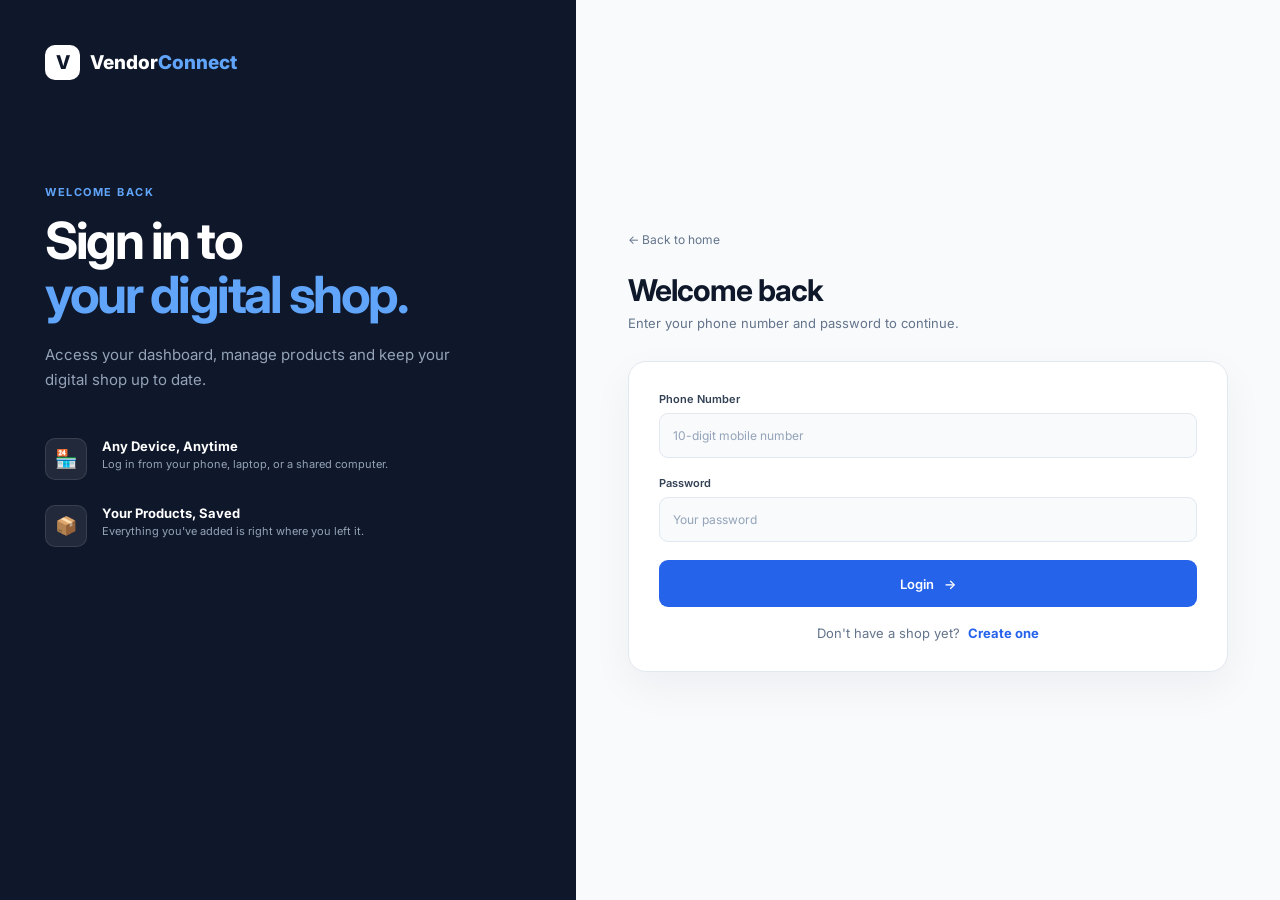
<file: VendorConnect/public/settings.html>
<!DOCTYPE html>
<html lang="en">

<head>

    <meta charset="UTF-8">

    <meta
        name="viewport"
        content="width=device-width, initial-scale=1.0"
    >

    <title>Settings | VendorConnect</title>

    <link rel="preconnect" href="https://fonts.googleapis.com">

    <link
        rel="preconnect"
        href="https://fonts.gstatic.com"
        crossorigin
    >

    <link
        href="https://fonts.googleapis.com/css2?family=Inter:wght@400;500;600;700;800&display=swap"
        rel="stylesheet"
    >

    <link
        rel="stylesheet"
        href="dashboard.css"
    >

    <link
        rel="stylesheet"
        href="settings.css"
    >

</head>


<body>


    <!-- =================================
         DASHBOARD SHELL
    ================================== -->

    <div class="dashboard">


        <!-- =================================
             SIDEBAR
        ================================== -->

        <aside class="sidebar">


            <!-- LOGO -->

            <a
                href="index.html"
                class="logo"
            >

                <span class="logo-icon">
                    V
                </span>

                <span>
                    Vendor<span class="logo-highlight">Connect</span>
                </span>

            </a>


            <!-- NAVIGATION -->

            <nav class="sidebar-nav">


                <p class="nav-title">
                    MENU
                </p>


                <!-- Dashboard -->

                <a
                    href="dashboard.html"
                    class="nav-item"
                >

                    <span>
                        ▦
                    </span>

                    Dashboard

                </a>


                <!-- My Shop -->

                <a
                    href="#"
                    class="nav-item"
                    id="myShopLink"
                >

                    <span>
                        🏪
                    </span>

                    My Shop

                </a>


                <!-- Products -->

                <a
                    href="products.html"
                    class="nav-item"
                >

                    <span>
                        📦
                    </span>

                    Products

                </a>


                <!-- QR -->

                <a
                    href="qr.html"
                    class="nav-item"
                >

                    <span>
                        ▣
                    </span>

                    QR Code

                </a>


                <p class="nav-title second-title">
                    ACCOUNT
                </p>


                <!-- Settings -->

                <a
                    href="settings.html"
                    class="nav-item active"
                    id="settingsLink"
                >

                    <span>
                        ⚙
                    </span>

                    Settings

                </a>


                <!-- Logout -->

                <a
                    href="index.html"
                    class="nav-item logout"
                >

                    <span>
                        ↪
                    </span>

                    Logout

                </a>


            </nav>

        </aside>



        <!-- =================================
             MAIN CONTENT
        ================================== -->

        <main class="dashboard-main">

            <header class="topbar">

                <div>
                    <p class="page-label">ACCOUNT</p>
                    <h1>Settings</h1>
                </div>

                <div class="profile">
                    <div class="profile-avatar" id="profileAvatar">V</div>
                    <div class="profile-info">
                        <strong id="ownerNameDisplay">Vendor</strong>
                        <span>Shop Owner</span>
                    </div>
                </div>

            </header>


            <!-- SHOP DETAILS -->

            <section class="content-section">

                <div class="section-header">
                    <div>
                        <p class="section-label">YOUR BUSINESS</p>
                        <h2>Shop details</h2>
                    </div>
                </div>

                <form class="settings-card" id="shopForm">

                    <div class="input-group">
                        <label for="shopName">Shop name</label>
                        <input type="text" id="shopName" required>
                    </div>

                    <div class="input-row">

                        <div class="input-group">
                            <label for="ownerName">Owner name</label>
                            <input type="text" id="ownerName" required>
                        </div>

                        <div class="input-group">
                            <label for="category">Category</label>
                            <select id="category" required>
                                <option value="grocery">Grocery</option>
                                <option value="clothing">Clothing</option>
                                <option value="food">Food &amp; Beverages</option>
                                <option value="electronics">Electronics</option>
                                <option value="stationery">Stationery</option>
                                <option value="other">Other</option>
                            </select>
                        </div>

                    </div>

                    <div class="input-group">
                        <label for="location">Shop location</label>
                        <input type="text" id="location" required>
                    </div>

                    <div class="input-group">
                        <label for="description">
                            Shop description <span>(shown to customers)</span>
                        </label>
                        <textarea id="description" rows="3"
                            placeholder="Tell customers what your shop offers"></textarea>
                    </div>

                    <div class="settings-message" id="shopMessage"></div>

                    <button type="submit" class="primary-button" id="shopSave">
                        Save changes
                    </button>

                </form>

            </section>


            <!-- PASSWORD -->

            <section class="content-section">

                <div class="section-header">
                    <div>
                        <p class="section-label">SECURITY</p>
                        <h2>Change password</h2>
                    </div>
                </div>

                <form class="settings-card" id="passwordForm">

                    <div class="input-group">
                        <label for="currentPassword">Current password</label>
                        <input type="password" id="currentPassword" required>
                    </div>

                    <div class="input-row">

                        <div class="input-group">
                            <label for="newPassword">New password</label>
                            <input type="password" id="newPassword"
                                minlength="6" required>
                        </div>

                        <div class="input-group">
                            <label for="confirmNewPassword">Confirm new password</label>
                            <input type="password" id="confirmNewPassword"
                                minlength="6" required>
                        </div>

                    </div>

                    <div class="settings-message" id="passwordMessage"></div>

                    <button type="submit" class="primary-button" id="passwordSave">
                        Change password
                    </button>

                </form>

            </section>

        </main>

    </div>

    <script src="settings.js"></script>

</body>

</html>
</file>
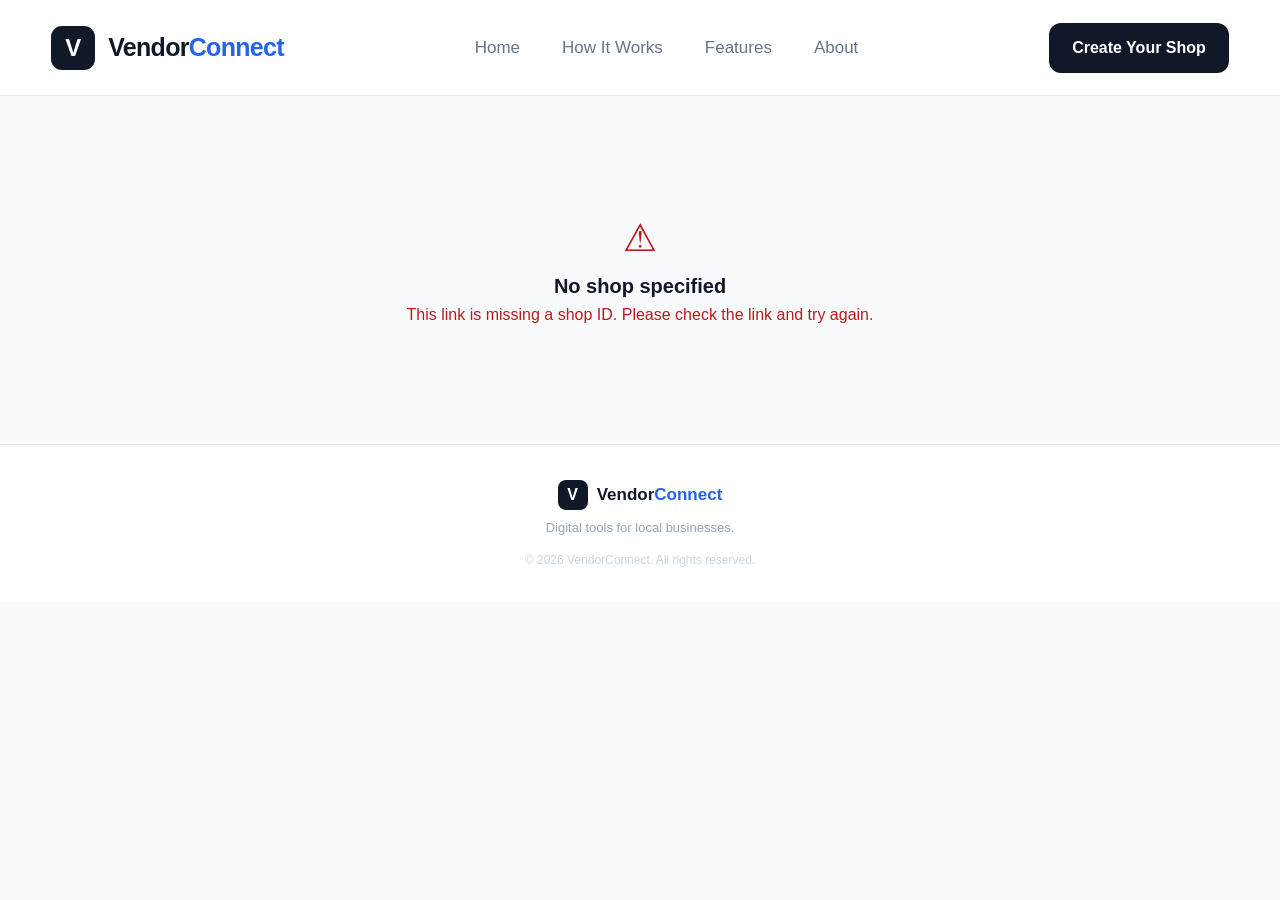
<file: VendorConnect/public/customer/shop.html>
<!DOCTYPE html>
<html lang="en">

<head>
    <meta charset="UTF-8">
    <meta name="viewport" content="width=device-width, initial-scale=1.0">

    <title>VendorConnect - Digital Shop</title>

    <link rel="stylesheet" href="shop.css">
</head>

<body>

    <!-- ================= HEADER ================= -->

    <header class="navbar">

        <div class="logo-area">

            <div class="logo-box">V</div>

            <div class="logo-text">
                Vendor<span>Connect</span>
            </div>

        </div>


        <nav>

            <a href="../index.html">Home</a>

            <a href="#">How It Works</a>

            <a href="#">Features</a>

            <a href="#">About</a>

        </nav>


        <a href="../register.html" class="vendor-button">
            Create Your Shop
        </a>

    </header>



    <!-- ================= SHOP NOT FOUND / LOAD ERROR ================= -->
    <!-- Hidden by default. Shown instead of the shop content
         when the shop can't be loaded, so we never silently
         display stale placeholder data as if it were real. -->

    <div
        id="shopLoadError"
        class="message error"
        style="display:none; padding: 120px 20px;"
    >

        <div class="message-icon" id="shopLoadErrorIcon">
            ⚠
        </div>

        <h3 id="shopLoadErrorTitle">
            Unable to load this shop
        </h3>

        <p id="shopLoadErrorText">
            Please check the link and try again.
        </p>

    </div>



    <!-- ================= SHOP CONTENT ================= -->
    <!-- Hidden until we confirm the shop actually loaded. -->

    <div id="shopContent" style="display:none;">


        <!-- ================= SHOP HERO ================= -->

        <section class="shop-hero">

            <div class="hero-badge">
                ✦ Digital Store
            </div>


            <h1>
                Welcome to
                <span>Our Shop.</span>
            </h1>


            <p>
                Discover our products, check prices and
                browse everything available in our digital store.
            </p>

        </section>



        <!-- ================= SHOP INFO ================= -->

        <section class="shop-card">

            <div class="shop-avatar">
                SG
            </div>


            <div class="shop-details">

                <h2>
                    Sharma General Store
                </h2>

                <p>
                    📍 Mumbai, Maharashtra
                </p>

            </div>


            <div class="digital-tag">
                ● Digital Shop
            </div>

        </section>



        <!-- ================= PRODUCTS SECTION ================= -->

        <main class="shop-container">

            <div class="section-heading">

                <div>
                    <h2>Our Products</h2>

                    <p>
                        Browse what's available in our store.
                    </p>
                </div>

            </div>



            <!-- CATEGORY FILTER -->

            <div class="category-container" id="categoryContainer">

                <button
                    class="category-button active"
                    data-category="all">

                    All

                </button>

            </div>



            <!-- PRODUCTS -->

            <section
                id="productsContainer"
                class="products-container">

            </section>



            <!-- LOADING -->

            <div
                id="loadingMessage"
                class="message">

                Loading products...

            </div>



            <!-- EMPTY -->

            <div
                id="emptyMessage"
                class="message"
                style="display:none;">

                <div class="message-icon">
                    🛍️
                </div>

                <h3>
                    No products available
                </h3>

                <p>
                    This shop hasn't added any products yet.
                </p>

            </div>



            <!-- ERROR -->

            <div
                id="errorMessage"
                class="message error"
                style="display:none;">

                <div class="message-icon">
                    ⚠
                </div>

                <h3>
                    Unable to load products
                </h3>

                <p>
                    Please try again later.
                </p>

            </div>

        </main>


    </div>



    <!-- ================= FOOTER ================= -->

    <footer>

        <div class="footer-logo">

            <div class="small-logo">
                V
            </div>

            <strong>
                Vendor<span>Connect</span>
            </strong>

        </div>


        <p>
            Digital tools for local businesses.
        </p>


        <p class="copyright">
            © 2026 VendorConnect. All rights reserved.
        </p>

    </footer>



    <script src="shop.js"></script>

</body>

</html>
</file>
<file: VendorConnect/public/style.css>
/* =========================
   RESET
========================= */

* {
    margin: 0;
    padding: 0;
    box-sizing: border-box;
}

html {
    scroll-behavior: smooth;
}

body {
    font-family: "Inter", sans-serif;
    background: #f8fafc;
    color: #0f172a;
    line-height: 1.6;
}

a {
    text-decoration: none;
    color: inherit;
}

button {
    font-family: inherit;
    cursor: pointer;
}


/* =========================
   NAVBAR
========================= */

.navbar {
    position: sticky;
    top: 0;
    z-index: 1000;

    background: rgba(248, 250, 252, 0.9);
    backdrop-filter: blur(12px);

    border-bottom: 1px solid #e2e8f0;
}

.nav-container {
    width: min(1150px, 92%);
    margin: auto;

    height: 75px;

    display: flex;
    align-items: center;
    justify-content: space-between;
}


/* Logo */

.logo {
    display: flex;
    align-items: center;
    gap: 10px;

    font-size: 19px;
    font-weight: 800;
}

.logo-icon {
    width: 35px;
    height: 35px;

    display: flex;
    align-items: center;
    justify-content: center;

    border-radius: 10px;

    background: #0f172a;
    color: white;

    font-weight: 800;
}

.logo-highlight {
    color: #2563eb;
}


/* Navigation */

.nav-links {
    display: flex;
    gap: 32px;
}

.nav-links a {
    font-size: 14px;
    font-weight: 500;
    color: #64748b;

    transition: 0.2s;
}

.nav-links a:hover {
    color: #2563eb;
}


/* Navigation button */

.nav-button {
    padding: 10px 18px;

    border-radius: 9px;

    background: #0f172a;
    color: white;

    font-size: 14px;
    font-weight: 600;

    transition: 0.2s;
}

.nav-button:hover {
    background: #2563eb;
}


/* Mobile menu */

.menu-button {
    display: none;

    border: none;
    background: none;

    font-size: 25px;
}


/* =========================
   HERO
========================= */

.hero {
    width: min(1150px, 92%);
    margin: auto;

    min-height: 650px;

    display: grid;
    grid-template-columns: 1fr 1fr;

    align-items: center;

    gap: 70px;

    padding: 80px 0;
}


/* Hero text */

.hero-badge {
    display: inline-flex;
    align-items: center;
    gap: 8px;

    padding: 7px 13px;

    border: 1px solid #dbeafe;
    border-radius: 50px;

    background: #eff6ff;

    color: #2563eb;

    font-size: 12px;
    font-weight: 600;

    margin-bottom: 20px;
}

.hero-badge span {
    font-size: 14px;
}

.hero h1 {
    max-width: 600px;

    font-size: clamp(42px, 5vw, 65px);
    line-height: 1.05;

    letter-spacing: -3px;

    margin-bottom: 25px;
}

.hero h1 span {
    display: block;
    color: #2563eb;
}

.hero-description {
    max-width: 530px;

    color: #64748b;

    font-size: 17px;

    margin-bottom: 30px;
}


/* Buttons */

.hero-buttons {
    display: flex;
    gap: 12px;

    margin-bottom: 40px;
}

.primary-button,
.secondary-button {
    display: inline-flex;
    align-items: center;
    justify-content: center;
    gap: 10px;

    padding: 13px 20px;

    border-radius: 9px;

    font-size: 14px;
    font-weight: 600;

    transition: 0.2s;
}

.primary-button {
    background: #2563eb;
    color: white;

    border: none;
}

.primary-button:hover {
    background: #1d4ed8;
    transform: translateY(-2px);
}

.secondary-button {
    background: white;
    border: 1px solid #e2e8f0;

    color: #334155;
}

.secondary-button:hover {
    border-color: #2563eb;
    color: #2563eb;
}


/* Trust items */

.hero-trust {
    display: flex;
    align-items: center;
    gap: 20px;
}

.trust-item {
    display: flex;
    flex-direction: column;
}

.trust-item strong {
    font-size: 13px;
}

.trust-item span {
    font-size: 11px;
    color: #94a3b8;
}

.trust-divider {
    width: 1px;
    height: 30px;
    background: #e2e8f0;
}


/* =========================
   SHOP PREVIEW
========================= */

.hero-visual {
    position: relative;

    display: flex;
    align-items: center;
    justify-content: center;
}


/* Main shop card */

.shop-card {
    width: 400px;

    padding: 25px;

    background: white;

    border: 1px solid #e2e8f0;

    border-radius: 20px;

    box-shadow:
        0 25px 60px rgba(15, 23, 42, 0.1);
}


/* Shop header */

.shop-header {
    display: flex;
    align-items: center;
    gap: 12px;

    margin-bottom: 15px;
}

.shop-avatar {
    width: 45px;
    height: 45px;

    border-radius: 12px;

    display: flex;
    align-items: center;
    justify-content: center;

    background: #dbeafe;
    color: #2563eb;

    font-weight: 700;
}

.shop-header h3 {
    font-size: 14px;
}

.shop-header p {
    color: #94a3b8;
    font-size: 11px;
}

.verified {
    margin-left: auto;

    width: 20px;
    height: 20px;

    display: flex;
    align-items: center;
    justify-content: center;

    background: #2563eb;
    color: white;

    border-radius: 50%;

    font-size: 11px;
}


/* Status */

.shop-status {
    display: inline-flex;
    align-items: center;
    gap: 6px;

    padding: 5px 9px;

    border-radius: 20px;

    background: #f0fdf4;
    color: #16a34a;

    font-size: 10px;
    font-weight: 600;

    margin-bottom: 20px;
}

.status-dot {
    width: 6px;
    height: 6px;

    background: #22c55e;

    border-radius: 50%;
}


/* Shop title */

.shop-section-title {
    display: flex;
    justify-content: space-between;
    align-items: center;

    margin-bottom: 12px;
}

.shop-section-title h4 {
    font-size: 13px;
}

.shop-section-title span {
    font-size: 10px;
    color: #2563eb;
}


/* Products */

.products {
    display: flex;
    flex-direction: column;
    gap: 9px;

    margin-bottom: 18px;
}

.product {
    display: flex;
    align-items: center;
    gap: 12px;

    padding: 9px;

    background: #f8fafc;

    border-radius: 10px;
}

.product-image {
    width: 40px;
    height: 40px;

    display: flex;
    align-items: center;
    justify-content: center;

    background: white;

    border-radius: 8px;

    font-size: 19px;
}

.product-info {
    display: flex;
    flex-direction: column;
}

.product-info strong {
    font-size: 11px;
}

.product-info span {
    color: #2563eb;

    font-size: 11px;
    font-weight: 600;
}


/* Shop button */

.shop-button {
    width: 100%;

    padding: 11px;

    border: none;
    border-radius: 9px;

    background: #0f172a;
    color: white;

    font-size: 12px;
    font-weight: 600;
}


/* Floating QR card */

.qr-card {
    position: absolute;

    top: 30px;
    right: -25px;

    display: flex;
    align-items: center;
    gap: 10px;

    padding: 12px;

    background: white;

    border: 1px solid #e2e8f0;

    border-radius: 12px;

    box-shadow: 0 15px 30px rgba(15, 23, 42, 0.12);

    z-index: 2;
}

.mini-qr {
    width: 38px;
    height: 38px;

    display: flex;
    align-items: center;
    justify-content: center;

    background: #0f172a;
    color: white;

    border-radius: 7px;

    font-size: 24px;
}

.qr-card strong {
    display: block;
    font-size: 11px;
}

.qr-card small {
    color: #94a3b8;
    font-size: 9px;
}


/* =========================
   SECTION COMMON
========================= */

.how-section,
.features-section {
    width: min(1150px, 92%);
    margin: auto;

    padding: 100px 0;
}

.section-heading {
    text-align: center;

    max-width: 650px;

    margin: 0 auto 55px;
}

.section-label {
    display: inline-block;

    color: #2563eb;

    font-size: 11px;
    font-weight: 700;

    letter-spacing: 1.5px;

    margin-bottom: 12px;
}

.section-heading h2 {
    font-size: clamp(30px, 4vw, 45px);

    line-height: 1.1;

    letter-spacing: -1.5px;

    margin-bottom: 15px;
}

.section-heading h2 span {
    color: #2563eb;
}

.section-heading p {
    color: #64748b;
    font-size: 15px;
}


/* =========================
   HOW IT WORKS
========================= */

.steps {
    display: grid;
    grid-template-columns: repeat(4, 1fr);

    gap: 20px;
}

.step {
    position: relative;

    padding: 25px;

    background: white;

    border: 1px solid #e2e8f0;

    border-radius: 15px;

    transition: 0.25s;
}

.step:hover {
    transform: translateY(-5px);

    border-color: #bfdbfe;

    box-shadow: 0 15px 35px rgba(15, 23, 42, 0.07);
}

.step-number {
    color: #cbd5e1;

    font-size: 12px;
    font-weight: 700;

    margin-bottom: 20px;
}

.step-icon {
    font-size: 27px;

    margin-bottom: 15px;
}

.step h3 {
    font-size: 15px;

    margin-bottom: 8px;
}

.step p {
    color: #64748b;

    font-size: 12px;
}


/* =========================
   FEATURES
========================= */

.features-section {
    max-width: none;
    width: 100%;

    padding-left: max(4%, calc((100% - 1150px) / 2));
    padding-right: max(4%, calc((100% - 1150px) / 2));

    background: white;
}

.features-grid {
    display: grid;
    grid-template-columns: repeat(4, 1fr);

    gap: 20px;
}

.feature-card {
    padding: 28px;

    border: 1px solid #e2e8f0;

    border-radius: 15px;

    transition: 0.2s;
}

.feature-card:hover {
    border-color: #bfdbfe;
}

.feature-icon {
    width: 45px;
    height: 45px;

    display: flex;
    align-items: center;
    justify-content: center;

    background: #eff6ff;

    border-radius: 10px;

    font-size: 20px;

    margin-bottom: 18px;
}

.feature-card h3 {
    font-size: 15px;

    margin-bottom: 8px;
}

.feature-card p {
    color: #64748b;

    font-size: 12px;
}


/* =========================
   CTA
========================= */

.cta-section {
    width: min(1150px, 92%);

    margin: 80px auto;

    padding: 80px 30px;

    border-radius: 25px;

    background: #0f172a;

    color: white;

    text-align: center;
}

.cta-content {
    max-width: 650px;
    margin: auto;
}

.cta-section .section-label {
    color: #60a5fa;
}

.cta-section h2 {
    font-size: clamp(30px, 4vw, 45px);

    line-height: 1.1;

    letter-spacing: -1.5px;

    margin-bottom: 15px;
}

.cta-section h2 span {
    color: #60a5fa;
}

.cta-section p {
    color: #94a3b8;

    font-size: 14px;

    margin-bottom: 25px;
}

.cta-button {
    margin: auto;
}


/* =========================
   FOOTER
========================= */

footer {
    background: white;

    border-top: 1px solid #e2e8f0;
}

.footer-container {
    width: min(1150px, 92%);

    margin: auto;

    padding: 55px 0;

    display: flex;
    justify-content: space-between;

    gap: 50px;
}

.footer-brand {
    max-width: 300px;
}

.footer-brand p {
    color: #64748b;

    font-size: 12px;

    margin-top: 15px;
}

.footer-links {
    display: flex;

    gap: 70px;
}

.footer-links div {
    display: flex;
    flex-direction: column;

    gap: 8px;
}

.footer-links h4 {
    font-size: 12px;

    margin-bottom: 5px;
}

.footer-links a {
    color: #64748b;

    font-size: 11px;
}

.footer-links a:hover {
    color: #2563eb;
}

.footer-bottom {
    width: min(1150px, 92%);

    margin: auto;

    padding: 18px 0;

    border-top: 1px solid #e2e8f0;

    display: flex;
    justify-content: space-between;

    color: #94a3b8;

    font-size: 10px;
}


/* =========================
   RESPONSIVE
========================= */

@media (max-width: 900px) {

    .hero {
        grid-template-columns: 1fr;

        text-align: center;

        gap: 50px;
    }

    .hero-content {
        display: flex;
        flex-direction: column;
        align-items: center;
    }

    .hero-description {
        margin-left: auto;
        margin-right: auto;
    }

    .hero-trust {
        justify-content: center;
    }

    .hero-visual {
        max-width: 500px;

        width: 100%;

        margin: auto;
    }

    .steps,
    .features-grid {
        grid-template-columns: repeat(2, 1fr);
    }
}


@media (max-width: 700px) {

    .nav-links {
        display: none;

        position: absolute;

        top: 75px;
        left: 0;

        width: 100%;

        padding: 20px;

        background: white;

        border-bottom: 1px solid #e2e8f0;

        flex-direction: column;

        text-align: center;

        gap: 20px;
    }

    .nav-links.active {
        display: flex;
    }

    .nav-button {
        display: none;
    }

    .menu-button {
        display: block;
    }

    .hero {
        padding-top: 60px;
    }

    .hero h1 {
        letter-spacing: -2px;
    }

    .hero-buttons {
        flex-direction: column;

        width: 100%;
    }

    .primary-button,
    .secondary-button {
        width: 100%;
    }

    .hero-trust {
        gap: 12px;
    }

    .trust-divider {
        height: 25px;
    }

    .shop-card {
        width: 100%;
    }

    .qr-card {
        right: -5px;
        top: -20px;
    }

    .steps,
    .features-grid {
        grid-template-columns: 1fr;
    }

    .footer-container {
        flex-direction: column;
    }

    .footer-links {
        gap: 50px;
    }

    .footer-bottom {
        flex-direction: column;

        gap: 5px;
    }
}
</file>
<file: VendorConnect/public/dashboard.css>
/* =========================
   RESET
========================= */

* {
    margin: 0;
    padding: 0;
    box-sizing: border-box;
}

body {
    font-family: "Inter", sans-serif;
    background: #f8fafc;
    color: #0f172a;
}

a {
    text-decoration: none;
    color: inherit;
}


/* =========================
   DASHBOARD LAYOUT
========================= */

.dashboard {
    min-height: 100vh;
    display: flex;
}


/* =========================
   SIDEBAR
========================= */

.sidebar {
    width: 240px;
    min-height: 100vh;

    background: #0f172a;
    color: white;

    padding: 28px 18px;

    position: fixed;
    left: 0;
    top: 0;
    bottom: 0;
}


/* Logo */

.logo {
    display: flex;
    align-items: center;
    gap: 10px;

    font-size: 17px;
    font-weight: 800;

    padding: 0 10px;
}

.logo-icon {
    width: 34px;
    height: 34px;

    display: flex;
    align-items: center;
    justify-content: center;

    background: white;
    color: #0f172a;

    border-radius: 9px;

    font-weight: 800;
}

.logo-highlight {
    color: #60a5fa;
}


/* Navigation */

.sidebar-nav {
    margin-top: 50px;
}

.nav-title {
    color: #64748b;

    font-size: 9px;
    font-weight: 700;

    letter-spacing: 1.5px;

    padding: 0 12px;

    margin-bottom: 10px;
}

.second-title {
    margin-top: 35px;
}

.nav-item {
    display: flex;
    align-items: center;

    gap: 12px;

    padding: 11px 12px;

    margin-bottom: 5px;

    border-radius: 8px;

    color: #94a3b8;

    font-size: 12px;

    transition: 0.2s;
}

.nav-item span {
    width: 18px;

    text-align: center;

    font-size: 14px;
}

.nav-item:hover,
.nav-item.active {
    background: rgba(255, 255, 255, 0.08);
    color: white;
}

.logout {
    margin-top: 5px;
}


/* =========================
   MAIN CONTENT
========================= */

.dashboard-main {
    width: calc(100% - 240px);

    margin-left: 240px;

    padding: 35px 45px;

    max-width: 1500px;
}


/* =========================
   TOPBAR
========================= */

.topbar {
    display: flex;

    align-items: center;
    justify-content: space-between;

    margin-bottom: 35px;
}

.page-label {
    color: #2563eb;

    font-size: 9px;
    font-weight: 700;

    letter-spacing: 1.5px;

    margin-bottom: 5px;
}

.topbar h1 {
    font-size: 27px;

    letter-spacing: -1px;
}


/* Profile */

.profile {
    display: flex;
    align-items: center;

    gap: 10px;
}

.profile-avatar {
    width: 38px;
    height: 38px;

    display: flex;
    align-items: center;
    justify-content: center;

    background: #dbeafe;
    color: #2563eb;

    border-radius: 50%;

    font-size: 13px;
    font-weight: 700;
}

.profile-info {
    display: flex;
    flex-direction: column;

    gap: 2px;
}

.profile-info strong {
    font-size: 12px;
}

.profile-info span {
    color: #94a3b8;

    font-size: 9px;
}


/* =========================
   WELCOME
========================= */

.welcome-section {
    display: flex;

    align-items: center;
    justify-content: space-between;

    padding: 28px 30px;

    background: #0f172a;

    color: white;

    border-radius: 16px;

    margin-bottom: 25px;
}

.welcome-small {
    color: #60a5fa;

    font-size: 10px;
    font-weight: 600;

    margin-bottom: 6px;
}

.welcome-section h2 {
    font-size: 23px;

    letter-spacing: -0.8px;

    margin-bottom: 7px;
}

.welcome-section p {
    color: #94a3b8;

    font-size: 11px;
}


/* Primary button */

.primary-button {
    display: inline-flex;

    align-items: center;
    justify-content: center;

    gap: 8px;

    background: #2563eb;
    color: white;

    padding: 12px 17px;

    border-radius: 8px;

    font-size: 11px;
    font-weight: 600;

    transition: 0.2s;
}

.primary-button:hover {
    background: #1d4ed8;
}


/* =========================
   STAT CARDS
========================= */

.stats-grid {
    display: grid;

    grid-template-columns: repeat(3, 1fr);

    gap: 18px;

    margin-bottom: 40px;
}

.stat-card {
    display: flex;

    align-items: center;

    gap: 15px;

    background: white;

    border: 1px solid #e2e8f0;

    border-radius: 12px;

    padding: 20px;

    transition: 0.2s;
}

.stat-card:hover {
    transform: translateY(-2px);

    box-shadow:
        0 10px 30px rgba(15, 23, 42, 0.05);
}

.stat-icon {
    width: 40px;
    height: 40px;

    display: flex;
    align-items: center;
    justify-content: center;

    background: #eff6ff;

    border-radius: 9px;

    font-size: 16px;
}

.stat-card span {
    display: block;

    color: #64748b;

    font-size: 10px;

    margin-bottom: 4px;
}

.stat-card strong {
    font-size: 20px;
}

.stat-card .status {
    color: #16a34a;

    font-size: 14px;
}


/* =========================
   CONTENT SECTIONS
========================= */

.content-section {
    margin-bottom: 40px;
}

.section-header {
    display: flex;

    align-items: flex-end;
    justify-content: space-between;

    margin-bottom: 15px;
}

.section-label {
    color: #2563eb;

    font-size: 9px;
    font-weight: 700;

    letter-spacing: 1.2px;

    margin-bottom: 4px;
}

.section-header h2 {
    font-size: 18px;

    letter-spacing: -0.5px;
}

.edit-link {
    color: #2563eb;

    font-size: 10px;
    font-weight: 600;
}


/* =========================
   SHOP OVERVIEW
========================= */

.shop-overview {
    display: flex;

    align-items: center;

    background: white;

    border: 1px solid #e2e8f0;

    border-radius: 12px;

    padding: 22px;

    gap: 15px;
}

.shop-avatar {
    width: 52px;
    height: 52px;

    flex-shrink: 0;

    display: flex;
    align-items: center;
    justify-content: center;

    background: #dbeafe;
    color: #2563eb;

    border-radius: 12px;

    font-size: 18px;
    font-weight: 700;
}

.shop-details {
    flex: 1;
}

.shop-details h3 {
    font-size: 14px;

    margin-bottom: 4px;
}

.shop-details p {
    color: #64748b;

    font-size: 10px;

    margin-bottom: 3px;
}

.shop-status {
    display: flex;

    align-items: center;

    gap: 6px;

    color: #16a34a;

    font-size: 10px;
    font-weight: 600;
}

.status-dot {
    width: 7px;
    height: 7px;

    background: #22c55e;

    border-radius: 50%;
}


/* =========================
   QUICK ACTIONS
========================= */

.actions-grid {
    display: grid;

    grid-template-columns: repeat(3, 1fr);

    gap: 18px;
}

.action-card {
    display: flex;

    align-items: flex-start;

    gap: 13px;

    position: relative;

    background: white;

    border: 1px solid #e2e8f0;

    border-radius: 12px;

    padding: 20px;

    transition: 0.2s;
}

.action-card:hover {
    transform: translateY(-2px);

    border-color: #bfdbfe;

    box-shadow:
        0 10px 30px rgba(15, 23, 42, 0.05);
}

.action-icon {
    width: 38px;
    height: 38px;

    flex-shrink: 0;

    display: flex;
    align-items: center;
    justify-content: center;

    background: #eff6ff;

    border-radius: 8px;

    font-size: 15px;
}

.action-card h3 {
    font-size: 12px;

    margin-bottom: 5px;
}

.action-card p {
    color: #64748b;

    font-size: 9px;

    line-height: 1.5;

    max-width: 180px;
}

.action-arrow {
    position: absolute;

    right: 17px;
    bottom: 17px;

    color: #2563eb;

    font-size: 13px;
}


/* =========================
   RESPONSIVE
========================= */

@media (max-width: 1000px) {

    .dashboard-main {
        padding: 30px;
    }

    .actions-grid {
        grid-template-columns: 1fr;
    }

}


@media (max-width: 750px) {

    .sidebar {
        width: 70px;

        padding: 25px 10px;
    }

    .logo > span:last-child {
        display: none;
    }

    .nav-title {
        display: none;
    }

    .nav-item {
        justify-content: center;

        padding: 12px 8px;
    }

    .nav-item span {
        font-size: 16px;
    }

    .nav-item {
        font-size: 0;
    }

    .dashboard-main {
        width: calc(100% - 70px);

        margin-left: 70px;

        padding: 25px 18px;
    }

    .stats-grid {
        grid-template-columns: 1fr;
    }

    .welcome-section {
        flex-direction: column;

        align-items: flex-start;

        gap: 20px;
    }

}


@media (max-width: 500px) {

    .topbar {
        align-items: flex-start;
    }

    .profile-info {
        display: none;
    }

    .topbar h1 {
        font-size: 23px;
    }

    .dashboard-main {
        padding: 20px 12px;
    }

    .shop-overview {
        align-items: flex-start;

        flex-wrap: wrap;
    }

    .shop-status {
        width: 100%;

        margin-left: 67px;
    }

}

/* =====================================
   MOBILE DASHBOARD
===================================== */

@media (max-width: 600px) {

    .dashboard {
        display: block;
    }

    /* Sidebar becomes bottom navigation */

    .sidebar {
        position: fixed;

        left: 0;
        right: 0;
        bottom: 0;
        top: auto;

        width: 100%;
        height: 65px;

        min-height: 65px;

        padding: 6px 8px;

        z-index: 1000;

        display: flex;
        align-items: center;
        justify-content: center;
    }

    /* Hide logo on mobile */

    .sidebar .logo {
        display: none;
    }

    .sidebar-nav {
        margin: 0;

        width: 100%;

        display: flex;
        align-items: center;
        justify-content: space-around;
    }

    .nav-title {
        display: none;
    }

    .second-title {
        display: none;
    }

    .nav-item {
        margin: 0;

        padding: 8px;

        display: flex;

        flex-direction: column;

        justify-content: center;

        gap: 2px;

        font-size: 8px;

        color: #94a3b8;
    }

    .nav-item span {
        font-size: 16px;
        width: auto;
    }

    .nav-item:hover,
    .nav-item.active {
        background: transparent;
        color: white;
    }

    /* Main */

    .dashboard-main {

        width: 100%;

        margin-left: 0;

        padding: 20px 14px 90px;
    }

    /* Top bar */

    .topbar {
        margin-bottom: 22px;
    }

    .topbar h1 {
        font-size: 24px;
    }

    /* Profile */

    .profile-info {
        display: none;
    }

    /* Welcome */

    .welcome-section {

        padding: 22px;

        flex-direction: column;

        align-items: flex-start;

        gap: 18px;
    }

    .welcome-section h2 {
        font-size: 20px;
    }

    .primary-button {
        width: 100%;
    }

    /* Stats */

    .stats-grid {

        grid-template-columns: 1fr;

        gap: 12px;

        margin-bottom: 30px;
    }

    .stat-card {
        padding: 16px;
    }

    /* Shop */

    .shop-overview {

        padding: 16px;

        align-items: flex-start;

        flex-wrap: wrap;
    }

    .shop-details {
        min-width: 0;
    }

    .shop-status {

        width: 100%;

        margin-left: 67px;
    }

    /* Actions */

    .actions-grid {

        grid-template-columns: 1fr;

        gap: 12px;
    }

    .action-card {

        min-height: 100px;

        padding: 16px;
    }

    .action-card p {
        max-width: 220px;
    }
}


/* =====================================
   VERY SMALL PHONES
===================================== */

@media (max-width: 380px) {

    .dashboard-main {
        padding-left: 10px;
        padding-right: 10px;
    }

    .welcome-section {
        padding: 18px;
    }

    .welcome-section h2 {
        font-size: 18px;
    }

    .action-card {
        padding: 14px;
    }

    .action-card h3 {
        font-size: 11px;
    }

    .action-card p {
        font-size: 8px;
    }
}
</file>
<file: VendorConnect/public/register.css>
/* =========================
   RESET
========================= */

* {
    margin: 0;
    padding: 0;
    box-sizing: border-box;
}

body {
    font-family: "Inter", sans-serif;
    background: #f8fafc;
    color: #0f172a;
}

a {
    text-decoration: none;
    color: inherit;
}

button,
input,
select {
    font-family: inherit;
}


/* =========================
   MAIN LAYOUT
========================= */

.register-page {
    min-height: 100vh;

    display: grid;
    grid-template-columns: 0.9fr 1.1fr;
}


/* =========================
   LEFT SIDE
========================= */

.register-info {
    background: #0f172a;
    color: white;

    padding: 45px;

    display: flex;
    flex-direction: column;
}


/* Logo */

.logo {
    display: flex;
    align-items: center;
    gap: 10px;

    font-size: 19px;
    font-weight: 800;
}

.logo-icon {
    width: 35px;
    height: 35px;

    display: flex;
    align-items: center;
    justify-content: center;

    background: white;
    color: #0f172a;

    border-radius: 10px;

    font-weight: 800;
}

.logo-highlight {
    color: #60a5fa;
}


/* Left content */

.info-content {
    max-width: 480px;

    margin-top: 100px;
}

.section-label {
    display: inline-block;

    color: #60a5fa;

    font-size: 11px;
    font-weight: 700;

    letter-spacing: 1.5px;

    margin-bottom: 15px;
}

.info-content h1 {
    font-size: clamp(40px, 4vw, 58px);

    line-height: 1.05;

    letter-spacing: -2.5px;

    margin-bottom: 20px;
}

.info-content h1 span {
    display: block;
    color: #60a5fa;
}

.info-content > p {
    max-width: 430px;

    color: #94a3b8;

    font-size: 15px;

    line-height: 1.7;

    margin-bottom: 45px;
}


/* =========================
   BENEFITS
========================= */

.benefits {
    display: flex;
    flex-direction: column;

    gap: 25px;
}

.benefit {
    display: flex;
    align-items: flex-start;

    gap: 15px;
}

.benefit-icon {
    width: 42px;
    height: 42px;

    flex-shrink: 0;

    display: flex;
    align-items: center;
    justify-content: center;

    background: rgba(255, 255, 255, 0.08);

    border: 1px solid rgba(255, 255, 255, 0.1);

    border-radius: 10px;

    font-size: 18px;
}

.benefit strong {
    display: block;

    font-size: 13px;

    margin-bottom: 3px;
}

.benefit p {
    color: #94a3b8;

    font-size: 11px;
}


/* =========================
   RIGHT SIDE
========================= */

.register-form-section {
    display: flex;
    align-items: center;
    justify-content: center;

    padding: 50px;
}

.form-container {
    width: min(600px, 100%);
}


/* =========================
   FORM HEADING
========================= */

.form-heading {
    margin-bottom: 30px;
}

.back-link {
    display: inline-block;

    color: #64748b;

    font-size: 12px;

    margin-bottom: 25px;

    transition: 0.2s;
}

.back-link:hover {
    color: #2563eb;
}

.form-heading h2 {
    font-size: 30px;

    letter-spacing: -1px;

    margin-bottom: 7px;
}

.form-heading p {
    color: #64748b;

    font-size: 13px;
}


/* =========================
   FORM
========================= */

form {
    background: white;

    border: 1px solid #e2e8f0;

    border-radius: 18px;

    padding: 30px;

    box-shadow:
        0 15px 40px rgba(15, 23, 42, 0.05);
}


/* Section titles */

.form-section-title {
    font-size: 12px;

    font-weight: 700;

    color: #334155;

    padding-bottom: 10px;

    border-bottom: 1px solid #e2e8f0;

    margin-bottom: 18px;

    margin-top: 5px;
}

.form-section-title:not(:first-child) {
    margin-top: 30px;
}


/* Input group */

.input-group {
    display: flex;
    flex-direction: column;

    gap: 7px;

    margin-bottom: 18px;
}

.input-group label {
    font-size: 11px;

    font-weight: 600;

    color: #334155;
}

.input-group label span {
    color: #94a3b8;

    font-weight: 400;
}


/* Inputs */

.input-group input,
.input-group select {
    width: 100%;

    height: 45px;

    padding: 0 13px;

    border: 1px solid #e2e8f0;

    border-radius: 9px;

    background: #f8fafc;

    color: #0f172a;

    font-size: 12px;

    outline: none;

    transition: 0.2s;
}

.input-group input::placeholder {
    color: #94a3b8;
}


/* Focus state */

.input-group input:focus,
.input-group select:focus {
    background: white;

    border-color: #2563eb;

    box-shadow: 0 0 0 3px rgba(37, 99, 235, 0.08);
}


/* Two inputs in one row */

.input-row {
    display: grid;

    grid-template-columns: 1fr 1fr;

    gap: 15px;
}


/* =========================
   FORM MESSAGE
========================= */

.form-message {
    display: none;

    padding: 10px 12px;

    border-radius: 8px;

    margin-bottom: 15px;

    font-size: 11px;
}


/* =========================
   SUBMIT BUTTON
========================= */

.submit-button {
    width: 100%;

    height: 47px;

    border: none;

    border-radius: 9px;

    background: #2563eb;

    color: white;

    font-size: 13px;

    font-weight: 600;

    display: flex;
    align-items: center;
    justify-content: center;

    gap: 10px;

    transition: 0.2s;
}

.submit-button:hover {
    background: #1d4ed8;

    transform: translateY(-1px);
}


/* =========================
   FORM NOTE
========================= */

.form-note {
    text-align: center;

    color: #94a3b8;

    font-size: 9px;

    line-height: 1.5;

    margin-top: 15px;
}


/* =========================
   AUTH SWITCH LINK
========================= */

.auth-switch {
    text-align: center;

    color: #64748b;

    font-size: 13px;

    margin-top: 18px;
}

.auth-switch a {
    color: #2563eb;

    font-weight: 700;

    margin-left: 4px;
}

.auth-switch a:hover {
    text-decoration: underline;
}


/* =========================
   RESPONSIVE
========================= */

@media (max-width: 900px) {

    .register-page {
        grid-template-columns: 1fr;
    }

    .register-info {
        min-height: 420px;

        padding: 35px;
    }

    .info-content {
        margin: 70px auto 20px;

        text-align: center;
    }

    .info-content > p {
        margin-left: auto;
        margin-right: auto;
    }

    .benefits {
        display: none;
    }

    .register-form-section {
        padding: 45px 25px;
    }
}


@media (max-width: 550px) {

    .register-info {
        padding: 25px;
    }

    .info-content {
        margin-top: 55px;
    }

    .info-content h1 {
        font-size: 40px;
    }

    .register-form-section {
        padding: 30px 15px;
    }

    form {
        padding: 22px;
    }

    .input-row {
        grid-template-columns: 1fr;
        gap: 0;
    }
}
</file>
<file: VendorConnect/public/products.css>
/* =========================
   RESET
========================= */

* {
    margin: 0;
    padding: 0;
    box-sizing: border-box;
}

body {
    font-family: "Inter", sans-serif;
    background: #f8fafc;
    color: #0f172a;
}

a {
    text-decoration: none;
    color: inherit;
}

button,
input,
select,
textarea {
    font-family: inherit;
}


/* =========================
   PAGE LAYOUT
========================= */

.products-page {
    min-height: 100vh;
    display: flex;
}


/* =========================
   SIDEBAR
========================= */

.sidebar {
    width: 240px;
    min-height: 100vh;

    background: #0f172a;
    color: white;

    padding: 28px 18px;

    position: fixed;
    left: 0;
    top: 0;
    bottom: 0;
}

.logo {
    display: flex;
    align-items: center;
    gap: 10px;

    padding: 0 10px;

    font-size: 17px;
    font-weight: 800;
}

.logo-icon {
    width: 34px;
    height: 34px;

    display: flex;
    align-items: center;
    justify-content: center;

    background: white;
    color: #0f172a;

    border-radius: 9px;
}

.logo-highlight {
    color: #60a5fa;
}

.sidebar-nav {
    margin-top: 50px;
}

.nav-title {
    color: #64748b;

    font-size: 9px;
    font-weight: 700;

    letter-spacing: 1.5px;

    padding: 0 12px;

    margin-bottom: 10px;
}

.second-title {
    margin-top: 35px;
}

.nav-item {
    display: flex;
    align-items: center;

    gap: 12px;

    padding: 11px 12px;

    margin-bottom: 5px;

    border-radius: 8px;

    color: #94a3b8;

    font-size: 12px;

    transition: 0.2s;
}

.nav-item span {
    width: 18px;
    text-align: center;
}

.nav-item:hover,
.nav-item.active {
    background: rgba(255, 255, 255, 0.08);
    color: white;
}


/* =========================
   MAIN
========================= */

.products-main {
    width: calc(100% - 240px);

    margin-left: 240px;

    padding: 40px 50px;

    max-width: 1450px;
}


/* =========================
   PAGE HEADER
========================= */

.page-header {
    display: flex;

    align-items: flex-end;
    justify-content: space-between;

    margin-bottom: 30px;
}

.page-label {
    color: #2563eb;

    font-size: 9px;
    font-weight: 700;

    letter-spacing: 1.5px;

    margin-bottom: 5px;
}

.page-header h1 {
    font-size: 30px;

    letter-spacing: -1px;

    margin-bottom: 6px;
}

.page-description {
    color: #64748b;

    font-size: 11px;
}

.add-product-button {
    border: none;

    background: #2563eb;
    color: white;

    padding: 12px 17px;

    border-radius: 8px;

    font-size: 11px;
    font-weight: 600;

    cursor: pointer;

    transition: 0.2s;
}

.add-product-button:hover {
    background: #1d4ed8;

    transform: translateY(-1px);
}


/* =========================
   PRODUCT FORM
========================= */

.product-form-card {
    display: none;

    background: white;

    border: 1px solid #e2e8f0;

    border-radius: 14px;

    padding: 25px;

    margin-bottom: 30px;

    box-shadow:
        0 10px 30px rgba(15, 23, 42, 0.04);
}

.product-form-card.show {
    display: block;
}

.form-header {
    display: flex;

    align-items: flex-start;
    justify-content: space-between;

    margin-bottom: 25px;
}

.section-label {
    color: #2563eb;

    font-size: 9px;
    font-weight: 700;

    letter-spacing: 1.2px;

    margin-bottom: 4px;
}

.form-header h2 {
    font-size: 18px;
}

.close-button {
    width: 30px;
    height: 30px;

    border: none;

    background: #f1f5f9;

    color: #64748b;

    border-radius: 7px;

    font-size: 20px;

    cursor: pointer;
}

.close-button:hover {
    background: #e2e8f0;
}


/* =========================
   FORM INPUTS
========================= */

.input-group {
    display: flex;

    flex-direction: column;

    gap: 7px;

    margin-bottom: 18px;
}

.input-group label {
    color: #334155;

    font-size: 11px;
    font-weight: 600;
}

.input-group label span {
    color: #94a3b8;
    font-weight: 400;
}

.input-group input,
.input-group select,
.input-group textarea {
    width: 100%;

    border: 1px solid #e2e8f0;

    background: #f8fafc;

    border-radius: 8px;

    padding: 11px 12px;

    outline: none;

    color: #0f172a;

    font-size: 11px;

    transition: 0.2s;
}

.input-group input,
.input-group select {
    height: 43px;
}

.input-group textarea {
    resize: vertical;
}

.input-group input:focus,
.input-group select:focus,
.input-group textarea:focus {
    background: white;

    border-color: #2563eb;

    box-shadow:
        0 0 0 3px rgba(37, 99, 235, 0.08);
}

.input-row {
    display: grid;

    grid-template-columns: 1fr 1fr;

    gap: 15px;
}


/* =========================
   AVAILABILITY
========================= */

.availability-group {
    display: flex;

    align-items: center;

    gap: 8px;

    margin-bottom: 20px;
}

.availability-group input {
    accent-color: #2563eb;
}

.availability-group label {
    color: #475569;

    font-size: 11px;
}


/* =========================
   FORM MESSAGE
========================= */

.form-message {
    display: none;

    padding: 10px 12px;

    border-radius: 7px;

    margin-bottom: 15px;

    font-size: 10px;
}


/* =========================
   SAVE BUTTON
========================= */

.save-product-button {
    width: 100%;

    height: 44px;

    border: none;

    border-radius: 8px;

    background: #2563eb;

    color: white;

    font-size: 11px;
    font-weight: 600;

    cursor: pointer;

    transition: 0.2s;
}

.save-product-button:hover {
    background: #1d4ed8;
}


/* =========================
   PRODUCT SECTION
========================= */

.products-section {
    margin-top: 10px;
}

.section-header {
    display: flex;

    align-items: flex-end;
    justify-content: space-between;

    margin-bottom: 15px;
}

.section-header h2 {
    font-size: 19px;

    letter-spacing: -0.5px;
}

.product-count {
    color: #64748b;

    font-size: 10px;
}


/* =========================
   EMPTY STATE
========================= */

.empty-state {
    background: white;

    border: 1px dashed #cbd5e1;

    border-radius: 14px;

    padding: 60px 30px;

    text-align: center;
}

.empty-icon {
    width: 55px;
    height: 55px;

    display: flex;
    align-items: center;
    justify-content: center;

    margin: 0 auto 15px;

    background: #eff6ff;

    border-radius: 12px;

    font-size: 22px;
}

.empty-state h3 {
    font-size: 15px;

    margin-bottom: 7px;
}

.empty-state p {
    max-width: 330px;

    margin: 0 auto 20px;

    color: #64748b;

    font-size: 10px;

    line-height: 1.6;
}

.empty-add-button {
    border: 1px solid #bfdbfe;

    background: #eff6ff;

    color: #2563eb;

    padding: 10px 15px;

    border-radius: 7px;

    font-size: 10px;
    font-weight: 600;

    cursor: pointer;
}

.empty-add-button:hover {
    background: #dbeafe;
}


/* =========================
   PRODUCT LIST
========================= */

.products-list {
    display: flex;

    flex-direction: column;

    gap: 10px;
}


/* =========================
   PRODUCT CARD
========================= */

.product-card {
    display: flex;

    align-items: center;

    gap: 15px;

    background: white;

    border: 1px solid #e2e8f0;

    border-radius: 12px;

    padding: 16px 18px;

    transition: 0.2s;
}

.product-card:hover {
    border-color: #bfdbfe;

    box-shadow:
        0 8px 25px rgba(15, 23, 42, 0.04);
}

.product-image {
    width: 50px;
    height: 50px;

    flex-shrink: 0;

    display: flex;
    align-items: center;
    justify-content: center;

    background: #f1f5f9;

    border-radius: 9px;

    font-size: 20px;
}

.product-info {
    flex: 1;
}

.product-info h3 {
    font-size: 12px;

    margin-bottom: 4px;
}

.product-info p {
    color: #64748b;

    font-size: 9px;

    margin-bottom: 3px;
}

.product-category {
    display: inline-block;

    padding: 3px 7px;

    background: #eff6ff;

    color: #2563eb;

    border-radius: 4px;

    font-size: 8px;
}

.product-price {
    font-size: 14px;
    font-weight: 700;

    margin-right: 20px;
}

.product-status {
    font-size: 9px;
    font-weight: 600;
}

.product-status.available {
    color: #16a34a;
}

.product-status.unavailable {
    color: #dc2626;
}

.product-actions {
    display: flex;

    gap: 7px;
}

.product-actions button {
    border: 1px solid #e2e8f0;

    background: white;

    color: #64748b;

    padding: 7px 9px;

    border-radius: 6px;

    font-size: 9px;

    cursor: pointer;
}

.product-actions button:hover {
    border-color: #bfdbfe;

    color: #2563eb;
}

.product-actions .delete-button:hover {
    border-color: #fecaca;

    color: #dc2626;

    background: #fef2f2;
}


/* =========================
   TOAST NOTIFICATION
========================= */

.toast {
    position: fixed;

    top: 20px;
    right: 20px;

    z-index: 1000;

    display: flex;

    align-items: center;

    gap: 8px;

    padding: 13px 18px;

    border-radius: 10px;

    font-size: 11px;
    font-weight: 600;

    box-shadow:
        0 10px 30px rgba(15, 23, 42, 0.12);

    opacity: 0;

    transform: translateY(-10px);

    pointer-events: none;

    transition: 0.25s;
}

.toast.show {
    opacity: 1;

    transform: translateY(0);
}

.toast.success {
    background: #f0fdf4;

    color: #15803d;

    border: 1px solid #bbf7d0;
}

.toast.error {
    background: #fef2f2;

    color: #b91c1c;

    border: 1px solid #fecaca;
}


/* =========================
   LOADING STATE
========================= */

.loading-state {
    display: flex;

    align-items: center;

    justify-content: center;

    gap: 10px;

    padding: 50px 20px;

    color: #64748b;

    font-size: 11px;
    font-weight: 500;
}

.loading-spinner {
    width: 16px;
    height: 16px;

    border: 2px solid #dbeafe;

    border-top-color: #2563eb;

    border-radius: 50%;

    animation: spin 0.7s linear infinite;
}

@keyframes spin {
    to {
        transform: rotate(360deg);
    }
}


/* =========================
   DISABLED BUTTON STATE
========================= */

.save-product-button:disabled,
.add-product-button:disabled {
    opacity: 0.65;

    cursor: not-allowed;
}


/* =========================
   RESPONSIVE
========================= */

@media (max-width: 800px) {

    .sidebar {
        width: 70px;

        padding: 25px 10px;
    }

    .logo > span:last-child {
        display: none;
    }

    .nav-title {
        display: none;
    }

    .nav-item {
        justify-content: center;

        padding: 12px 8px;

        font-size: 0;
    }

    .nav-item span {
        font-size: 16px;
    }

    .products-main {
        width: calc(100% - 70px);

        margin-left: 70px;

        padding: 30px 20px;
    }
}


@media (max-width: 600px) {

    .page-header {
        align-items: flex-start;

        flex-direction: column;

        gap: 15px;
    }

    .input-row {
        grid-template-columns: 1fr;

        gap: 0;
    }

    .product-card {
        align-items: flex-start;

        flex-wrap: wrap;
    }

    .product-price {
        margin-left: 65px;
    }

    .product-actions {
        margin-left: 65px;
    }
}

/* =========================
   PRODUCT PICTURE
========================= */

.image-upload {
    display: flex;
    align-items: center;
    gap: 15px;
}

.image-preview {
    width: 72px;
    height: 72px;

    flex-shrink: 0;

    display: flex;
    align-items: center;
    justify-content: center;

    background: #f1f5f9;
    border: 1px dashed #cbd5e1;
    border-radius: 10px;

    font-size: 24px;

    overflow: hidden;
}

.image-preview img,
.product-image img {
    width: 100%;
    height: 100%;
    object-fit: cover;
}

.image-upload-actions {
    display: flex;
    flex-direction: column;
    align-items: flex-start;
    gap: 8px;
    min-width: 0;
}

.image-upload-actions input[type="file"] {
    height: auto;
    padding: 8px;
    font-size: 10px;
}

.remove-image-button {
    border: none;
    background: none;
    color: #dc2626;
    font-size: 10px;
    font-weight: 600;
    cursor: pointer;
}

.product-image {
    overflow: hidden;
}
</file>
<file: VendorConnect/public/qr.css>
/* =========================
   QR CARD
========================= */

.qr-card {
    display: flex;

    align-items: flex-start;

    gap: 35px;

    background: white;

    border: 1px solid #e2e8f0;

    border-radius: 16px;

    padding: 30px;
}


/* =========================
   QR IMAGE
========================= */

.qr-image-wrap {
    flex-shrink: 0;

    display: flex;
    align-items: center;
    justify-content: center;

    width: 240px;
    height: 240px;

    background: #f8fafc;

    border: 1px dashed #cbd5e1;

    border-radius: 14px;

    padding: 15px;
}

.qr-image-wrap canvas {
    max-width: 100%;
    height: auto;
}


/* =========================
   QR INFO
========================= */

.qr-info {
    flex: 1;

    min-width: 0;
}

.qr-info h3 {
    font-size: 17px;

    margin-bottom: 8px;
}

.qr-description {
    color: #64748b;

    font-size: 11px;

    line-height: 1.6;

    max-width: 480px;

    margin-bottom: 22px;
}


/* =========================
   URL BOX
========================= */

.qr-url-label {
    display: block;

    color: #334155;

    font-size: 10px;
    font-weight: 600;

    margin-bottom: 7px;
}

.qr-url-box {
    display: flex;

    gap: 8px;

    margin-bottom: 22px;

    max-width: 480px;
}

.qr-url-box input {
    flex: 1;

    min-width: 0;

    height: 40px;

    padding: 0 12px;

    border: 1px solid #e2e8f0;

    background: #f8fafc;

    border-radius: 8px;

    color: #0f172a;

    font-size: 11px;
}

.qr-url-box button {
    border: 1px solid #e2e8f0;

    background: white;

    color: #334155;

    padding: 0 16px;

    border-radius: 8px;

    font-size: 11px;
    font-weight: 600;

    cursor: pointer;

    transition: 0.2s;
}

.qr-url-box button:hover {
    border-color: #bfdbfe;

    color: #2563eb;
}

.qr-url-box button.copied {
    background: #f0fdf4;

    border-color: #bbf7d0;

    color: #16a34a;
}


/* =========================
   ACTIONS
========================= */

.qr-actions {
    display: flex;

    align-items: center;

    gap: 18px;

    margin-bottom: 22px;
}

.secondary-link-button {
    color: #2563eb;

    font-size: 11px;
    font-weight: 600;
}


/* =========================
   NOTE
========================= */

.qr-note {
    display: flex;

    align-items: flex-start;

    gap: 8px;

    max-width: 480px;

    padding: 12px 14px;

    background: #eff6ff;

    border: 1px solid #dbeafe;

    border-radius: 10px;

    color: #1d4ed8;
}

.qr-note span {
    font-size: 12px;
}

.qr-note p {
    font-size: 10px;

    line-height: 1.6;
}


/* =========================
   RESPONSIVE
========================= */

@media (max-width: 700px) {

    .qr-card {
        flex-direction: column;

        align-items: center;

        text-align: center;

        gap: 22px;
    }

    .qr-description,
    .qr-note,
    .qr-url-box {
        max-width: 100%;
    }

    .qr-url-box {
        text-align: left;
    }

    .qr-actions {
        flex-direction: column;

        align-items: stretch;

        width: 100%;
    }

    .qr-actions .primary-button {
        width: 100%;
    }
}
</file>
<file: VendorConnect/public/settings.css>
/* Settings page (layout comes from dashboard.css) */

.settings-card {
    background: white;
    border: 1px solid #e2e8f0;
    border-radius: 12px;
    padding: 24px;
    max-width: 640px;
}

.input-group {
    display: flex;
    flex-direction: column;
    gap: 7px;
    margin-bottom: 18px;
}

.input-group label {
    color: #334155;
    font-size: 11px;
    font-weight: 600;
}

.input-group label span {
    color: #94a3b8;
    font-weight: 400;
}

.input-group input,
.input-group select,
.input-group textarea {
    width: 100%;
    border: 1px solid #e2e8f0;
    background: #f8fafc;
    border-radius: 8px;
    padding: 11px 12px;
    outline: none;
    color: #0f172a;
    font-family: inherit;
    font-size: 12px;
    transition: 0.2s;
}

.input-group input,
.input-group select {
    height: 43px;
}

.input-group textarea {
    resize: vertical;
}

.input-group input:focus,
.input-group select:focus,
.input-group textarea:focus {
    background: white;
    border-color: #2563eb;
    box-shadow: 0 0 0 3px rgba(37, 99, 235, 0.08);
}

.input-row {
    display: grid;
    grid-template-columns: 1fr 1fr;
    gap: 15px;
}

.settings-message {
    display: none;
    padding: 10px 12px;
    border-radius: 7px;
    margin-bottom: 15px;
    font-size: 11px;
}

.settings-message.success {
    background: #f0fdf4;
    color: #16a34a;
}

.settings-message.error {
    background: #fef2f2;
    color: #dc2626;
}

.settings-card .primary-button {
    border: none;
    cursor: pointer;
    font-family: inherit;
}

.settings-card .primary-button:disabled {
    opacity: 0.65;
    cursor: not-allowed;
}

@media (max-width: 600px) {
    .input-row {
        grid-template-columns: 1fr;
        gap: 0;
    }

    .settings-card .primary-button {
        width: 100%;
    }
}
</file>
<file: VendorConnect/public/customer/shop.css>
* {
    margin: 0;
    padding: 0;
    box-sizing: border-box;
}


body {
    font-family: Arial, Helvetica, sans-serif;

    background: #f8fafc;

    color: #111827;

    min-height: 100vh;
}


/* ==============================
   NAVBAR
============================== */

.navbar {

    height: 96px;

    padding: 0 4%;

    background: #ffffff;

    border-bottom: 1px solid #e5e7eb;

    display: flex;

    align-items: center;

    justify-content: space-between;
}


/* LOGO */

.logo-area {

    display: flex;

    align-items: center;

    gap: 13px;
}


.logo-box {

    width: 44px;

    height: 44px;

    background: #111827;

    color: white;

    border-radius: 11px;

    display: flex;

    align-items: center;

    justify-content: center;

    font-size: 24px;

    font-weight: 700;
}


.logo-text {

    font-size: 25px;

    font-weight: 700;

    letter-spacing: -0.7px;
}


.logo-text span,
.footer-logo span {

    color: #2563eb;
}


/* NAVIGATION */

nav {

    display: flex;

    align-items: center;

    gap: 42px;
}


nav a {

    text-decoration: none;

    color: #64748b;

    font-size: 17px;

    font-weight: 500;

    transition: 0.2s;
}


nav a:hover {

    color: #2563eb;
}


/* CREATE SHOP */

.vendor-button {

    text-decoration: none;

    background: #111827;

    color: white;

    padding: 16px 23px;

    border-radius: 12px;

    font-size: 16px;

    font-weight: 600;

    transition: 0.2s;
}


.vendor-button:hover {

    background: #2563eb;

    transform: translateY(-1px);
}



/* ==============================
   SHOP HERO
============================== */

.shop-hero {

    text-align: center;

    max-width: 800px;

    margin: 0 auto;

    padding: 70px 20px 45px;
}


.hero-badge {

    display: inline-block;

    padding: 10px 18px;

    border-radius: 25px;

    border: 1px solid #dbeafe;

    background: #eff6ff;

    color: #2563eb;

    font-size: 14px;

    font-weight: 600;

    margin-bottom: 25px;
}


.shop-hero h1 {

    font-size: 52px;

    line-height: 1.08;

    letter-spacing: -2px;

    margin-bottom: 20px;
}


.shop-hero h1 span {

    color: #2563eb;
}


.shop-hero p {

    max-width: 650px;

    margin: auto;

    color: #64748b;

    font-size: 18px;

    line-height: 1.7;
}



/* ==============================
   SHOP CARD
============================== */

.shop-card {

    width: 90%;

    max-width: 950px;

    margin: 0 auto 50px;

    padding: 25px 30px;

    background: white;

    border: 1px solid #e2e8f0;

    border-radius: 18px;

    display: flex;

    align-items: center;

    gap: 18px;

    box-shadow: 0 10px 30px rgba(15, 23, 42, 0.04);
}


.shop-avatar {

    width: 60px;

    height: 60px;

    border-radius: 15px;

    background: #dbeafe;

    color: #2563eb;

    display: flex;

    align-items: center;

    justify-content: center;

    font-size: 20px;

    font-weight: 700;
}


.shop-details {

    flex: 1;
}


.shop-details h2 {

    font-size: 21px;

    margin-bottom: 6px;
}


.shop-details p {

    color: #94a3b8;

    font-size: 14px;
}


.digital-tag {

    background: #ecfdf5;

    color: #15803d;

    padding: 9px 14px;

    border-radius: 20px;

    font-size: 13px;

    font-weight: 600;
}



/* ==============================
   MAIN
============================== */

.shop-container {

    width: 90%;

    max-width: 1100px;

    margin: auto;

    padding-bottom: 70px;
}


.section-heading {

    margin-bottom: 25px;
}


.section-heading h2 {

    font-size: 30px;

    letter-spacing: -0.5px;

    margin-bottom: 7px;
}


.section-heading p {

    color: #64748b;

    font-size: 15px;
}



/* ==============================
   CATEGORIES
============================== */

.category-container {

    display: flex;

    gap: 10px;

    flex-wrap: wrap;

    margin-bottom: 30px;
}


.category-button {

    border: 1px solid #e2e8f0;

    background: white;

    color: #64748b;

    padding: 10px 18px;

    border-radius: 22px;

    cursor: pointer;

    font-size: 14px;

    font-weight: 500;

    transition: 0.2s;
}


.category-button:hover {

    border-color: #2563eb;

    color: #2563eb;
}


.category-button.active {

    background: #2563eb;

    color: white;

    border-color: #2563eb;
}



/* ==============================
   PRODUCT GRID
============================== */

.products-container {

    display: grid;

    grid-template-columns:
        repeat(auto-fill, minmax(250px, 1fr));

    gap: 20px;
}



/* ==============================
   PRODUCT CARD
============================== */

.product-card {

    background: white;

    border: 1px solid #e5e7eb;

    border-radius: 16px;

    padding: 23px;

    transition: 0.25s;

    box-shadow:
        0 5px 20px rgba(15, 23, 42, 0.03);
}


.product-card:hover {

    transform: translateY(-4px);

    box-shadow:
        0 12px 30px rgba(15, 23, 42, 0.08);
}


.product-card h3 {

    font-size: 20px;

    margin-bottom: 12px;

    color: #111827;
}


.product-category {

    display: inline-block;

    background: #eff6ff;

    color: #2563eb;

    padding: 6px 10px;

    border-radius: 7px;

    font-size: 12px;

    font-weight: 600;

    margin-bottom: 16px;
}


.product-description {

    color: #64748b;

    font-size: 14px;

    line-height: 1.6;

    min-height: 45px;

    margin-bottom: 22px;
}


.product-bottom {

    border-top: 1px solid #f1f5f9;

    padding-top: 16px;

    display: flex;

    justify-content: space-between;

    align-items: center;
}


.product-price {

    font-size: 22px;

    font-weight: 700;

    color: #111827;
}


.available {

    color: #15803d;

    background: #ecfdf5;

    padding: 6px 10px;

    border-radius: 15px;

    font-size: 12px;

    font-weight: 600;
}


.unavailable {

    color: #b91c1c;

    background: #fef2f2;

    padding: 6px 10px;

    border-radius: 15px;

    font-size: 12px;

    font-weight: 600;
}



/* ==============================
   MESSAGES
============================== */

.message {

    text-align: center;

    padding: 60px 20px;

    color: #64748b;
}


.message-icon {

    font-size: 38px;

    margin-bottom: 15px;
}


.message h3 {

    color: #111827;

    font-size: 20px;

    margin-bottom: 8px;
}


.error {

    color: #b91c1c;
}



/* ==============================
   FOOTER
============================== */

footer {

    background: white;

    border-top: 1px solid #e5e7eb;

    padding: 35px 20px;

    text-align: center;

    color: #94a3b8;
}


.footer-logo {

    display: flex;

    justify-content: center;

    align-items: center;

    gap: 9px;

    margin-bottom: 10px;

    color: #111827;
}


.small-logo {

    width: 30px;

    height: 30px;

    border-radius: 8px;

    background: #111827;

    color: white;

    display: flex;

    align-items: center;

    justify-content: center;

    font-weight: 700;
}


.footer-logo strong {

    font-size: 17px;
}


footer p {

    font-size: 13px;
}


.copyright {

    margin-top: 18px;

    font-size: 12px !important;

    color: #cbd5e1;
}



/* ==============================
   MOBILE
============================== */

@media (max-width: 800px) {

    .navbar {

        height: auto;

        padding: 18px 5%;

        flex-wrap: wrap;

        gap: 18px;
    }


    nav {

        order: 3;

        width: 100%;

        justify-content: center;

        gap: 20px;
    }


    nav a {

        font-size: 14px;
    }


    .vendor-button {

        padding: 12px 16px;

        font-size: 14px;
    }


    .shop-hero {

        padding-top: 50px;
    }


    .shop-hero h1 {

        font-size: 40px;
    }


    .shop-card {

        flex-wrap: wrap;

        padding: 20px;
    }


    .digital-tag {

        width: 100%;

        text-align: center;
    }

}


@media (max-width: 500px) {

    .logo-text {

        font-size: 21px;
    }


    .logo-box {

        width: 40px;

        height: 40px;
    }


    .shop-hero h1 {

        font-size: 34px;
    }


    .shop-hero p {

        font-size: 16px;
    }


    .shop-container {

        width: 92%;
    }

}

/* ==============================
   PRODUCT PICTURE
============================== */

.product-picture {

    height: 170px;

    margin: -23px -23px 18px;

    border-radius: 16px 16px 0 0;

    background: #f1f5f9;

    display: flex;

    align-items: center;

    justify-content: center;

    font-size: 48px;

    overflow: hidden;
}


.product-picture img {

    width: 100%;

    height: 100%;

    object-fit: cover;
}
</file>
